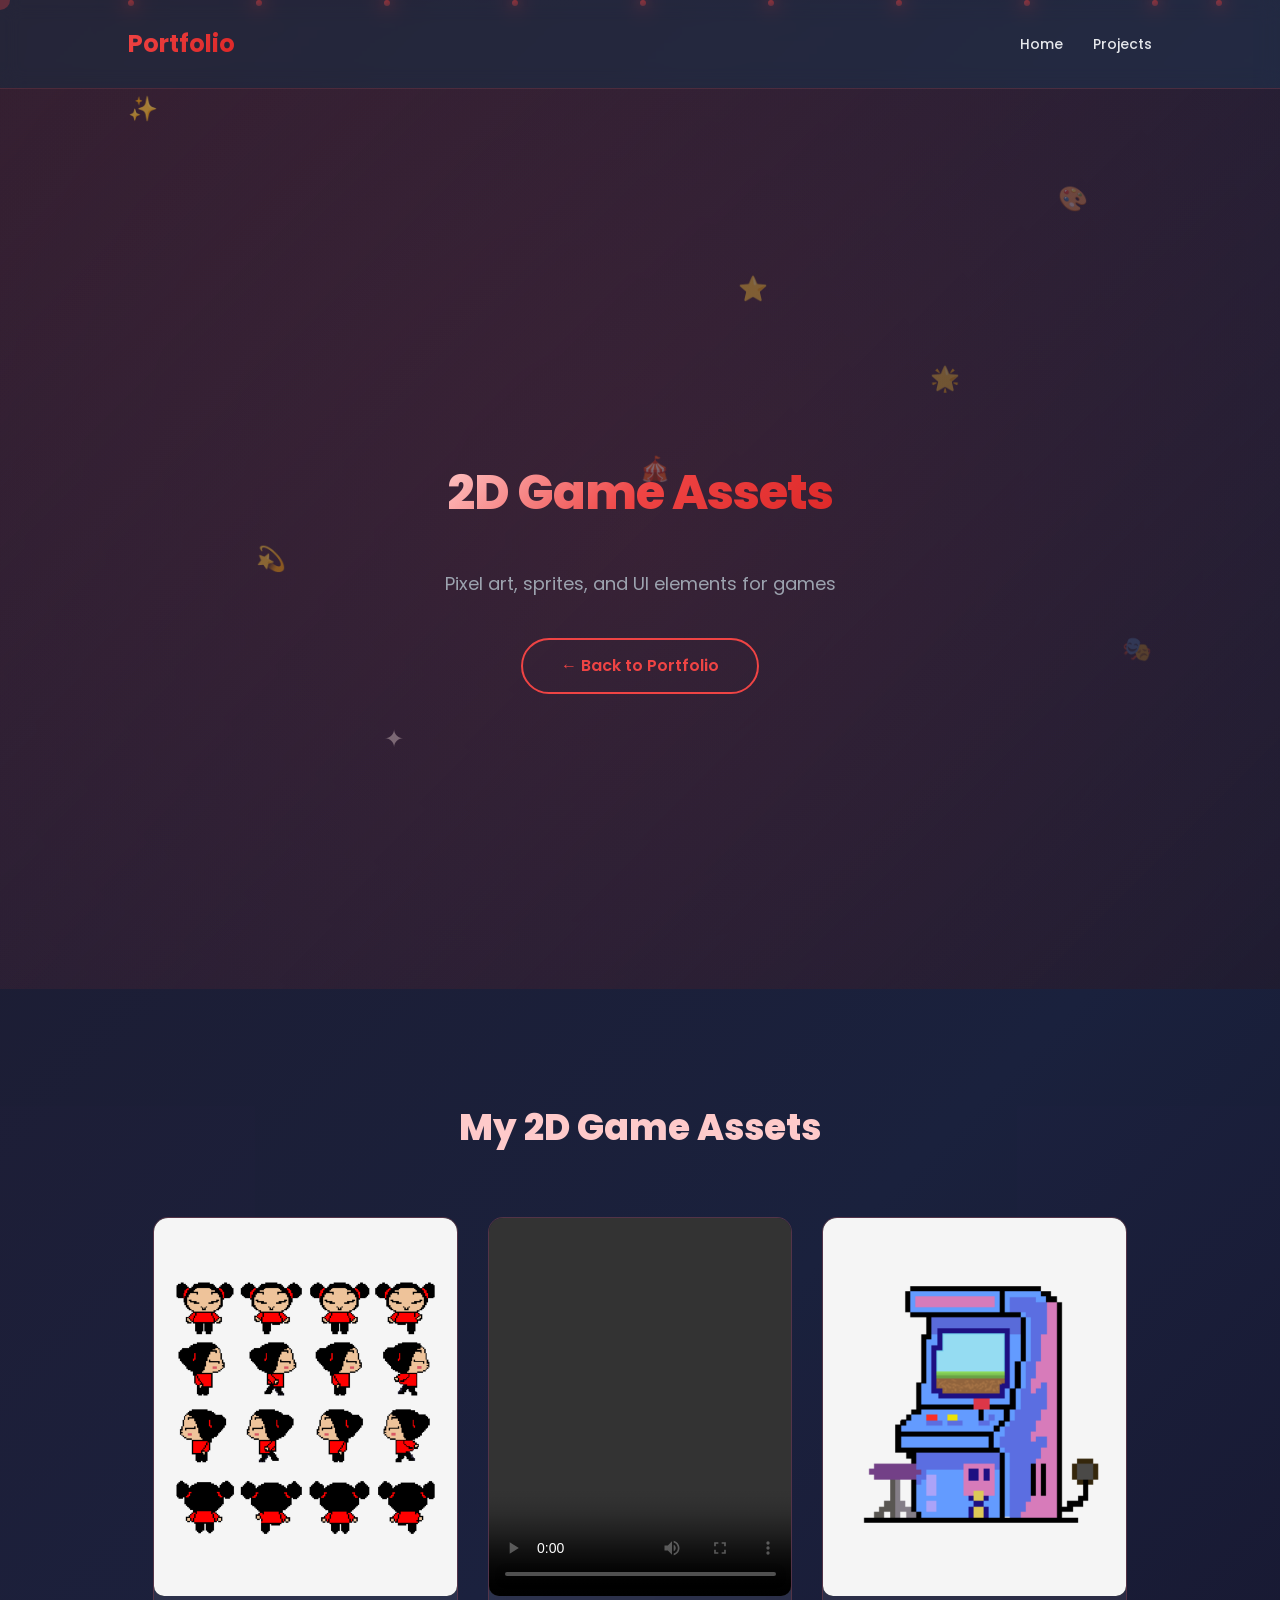
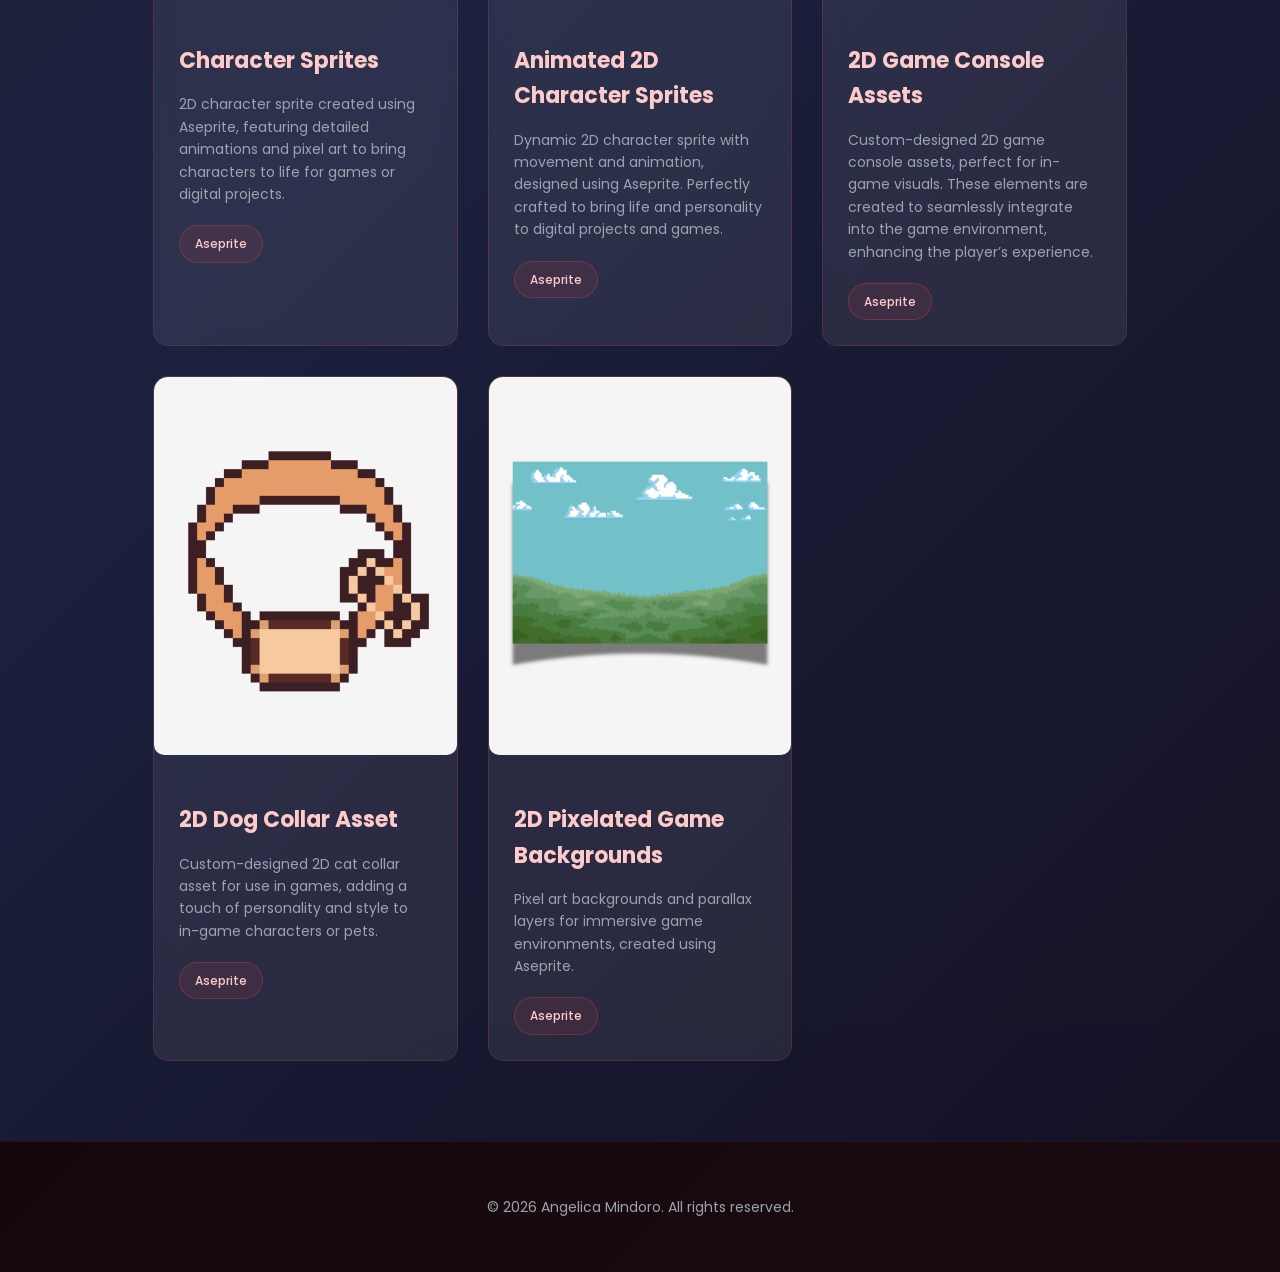
<file: 2d-assets.html>
<!DOCTYPE html>
<html lang="en">
<head>
<meta charset="UTF-8">
<meta name="viewport" content="width=device-width, initial-scale=1.0">
<title>2D Game Assets | Angelica Mindoro</title>
<link rel="stylesheet" href="style.css">
<link href="https://fonts.googleapis.com/css2?family=Poppins:wght@300;400;500;600;700;800&display=swap" rel="stylesheet">
</head>

<body>

<!-- Floating Objects Background -->
<div class="floating-objects">
  <div class="shape shape1">✨</div>
  <div class="shape shape2">🎨</div>
  <div class="shape shape3">💫</div>
  <div class="shape shape4">🌟</div>
  <div class="shape shape5">✦</div>
  <div class="shape shape6">⭐</div>
  <div class="shape shape7">🎭</div>
  <div class="shape shape8">🎪</div>
</div>

<!-- Interactive Particles -->
<div class="particles">
  <div class="particle"></div>
  <div class="particle"></div>
  <div class="particle"></div>
  <div class="particle"></div>
  <div class="particle"></div>
  <div class="particle"></div>
  <div class="particle"></div>
  <div class="particle"></div>
  <div class="particle"></div>
  <div class="particle"></div>
</div>

<header>
<h2><a href="index.html#home" class="logo-link">Portfolio</a></h2>

<nav>
<a href="index.html#home">Home</a>
<a href="index.html#projects">Projects</a>
</nav>
</header>

<section class="hero gallery-hero">
<h1>2D Game Assets</h1>
<p>Pixel art, sprites, and UI elements for games</p>
<a href="index.html" class="btn-outline">← Back to Portfolio</a>
</section>

<section id="gallery" class="gallery">

<h2>My 2D Game Assets</h2>

<div class="gallery-grid" data-folder="media/images/">

<div class="gallery-item">
<div class="gallery-media">
<img src="media/images/character-sprites.png" alt="Character Sprites">
</div>
<div class="gallery-content">
<h3>Character Sprites</h3>
<p>2D character sprite created using Aseprite, featuring detailed animations and pixel art to bring characters to life for games or digital projects.</p>
<div class="tools-used">
<span>Aseprite</span>
</div>
</div>
</div>

<div class="gallery-item">
<div class="gallery-media">
<video controls>
  <source src="media/videos/Animated 2D Character.mp4" type="video/mp4">
  Your browser does not support the video tag.
</video>
</div>
<div class="gallery-content">
<h3>Animated 2D Character Sprites</h3>
<p>Dynamic 2D character sprite with movement and animation, designed using Aseprite. Perfectly crafted to bring life and personality to digital projects and games.</p>
<div class="tools-used">
<span>Aseprite</span>
</div>
</div>
</div>

<div class="gallery-item">
<div class="gallery-media">
<img src="media/images/2D Game Console Assets.png" alt="2D Game Console Assets">
</div>
<div class="gallery-content">
<h3>2D Game Console Assets</h3>
<p>Custom-designed 2D game console assets, perfect for in-game visuals. These elements are created to seamlessly integrate into the game environment, enhancing the player’s experience.</p>
<div class="tools-used">
<span>Aseprite</span>
</div>
</div>
</div>

<div class="gallery-item">
<div class="gallery-media">
<img src="media/images/2D Dog Collar Asset.png" alt="2D Dog Collar Asset">
</div>
<div class="gallery-content">
<h3>2D Dog Collar Asset</h3>
<p>Custom-designed 2D cat collar asset for use in games, adding a touch of personality and style to in-game characters or pets.</p>
<div class="tools-used">
<span>Aseprite</span>
</div>
</div>
</div>

<div class="gallery-item">
<div class="gallery-media">
<img src="media/images/Pixelated Game Backgrounds.png" alt="2D Pixelated Game Backgrounds">
</div>
<div class="gallery-content">
<h3>2D Pixelated Game Backgrounds</h3>
<p>Pixel art backgrounds and parallax layers for immersive game environments, created using Aseprite.</p>
<div class="tools-used">
<span>Aseprite</span>
</div>
</div>
</div>

</div>

</section>

<footer>
<p>&copy; 2026 Angelica Mindoro. All rights reserved.</p>
</footer>

<script src="script.js"></script>
</body>
</html>
</file>
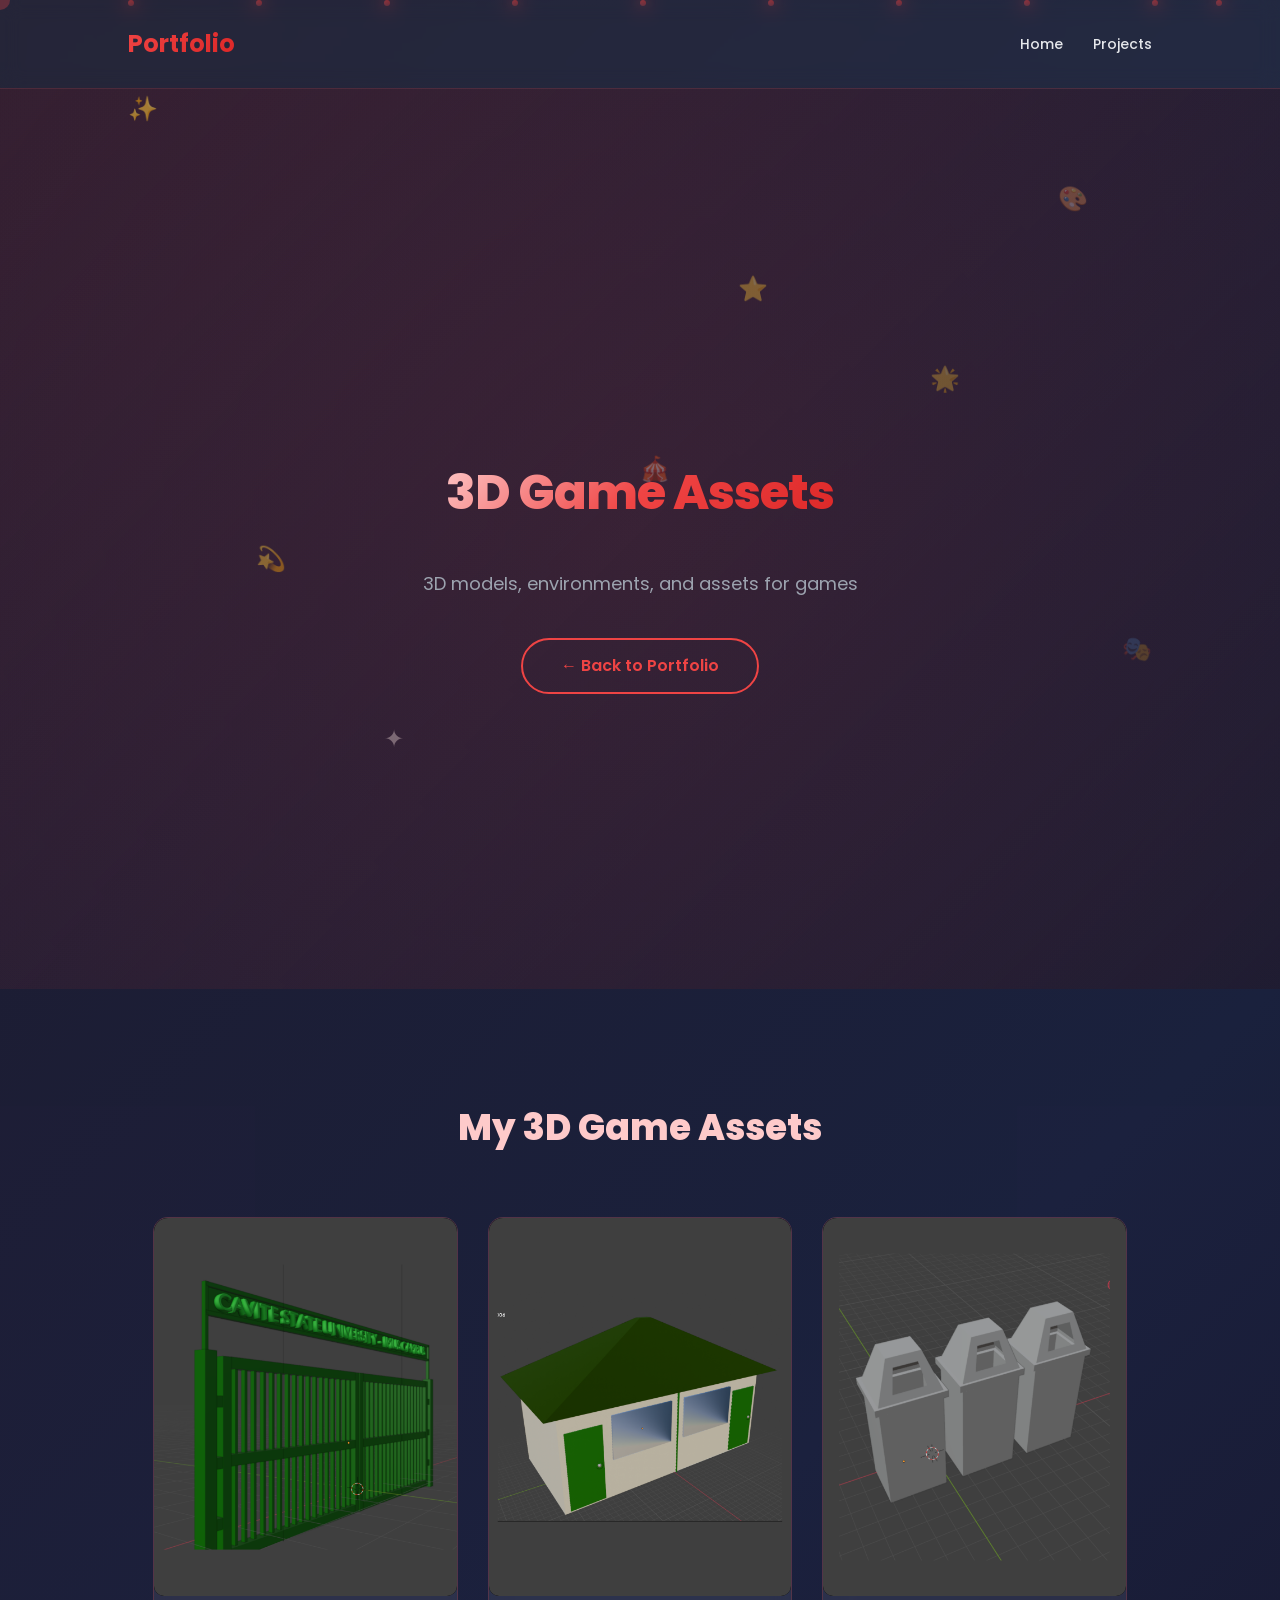
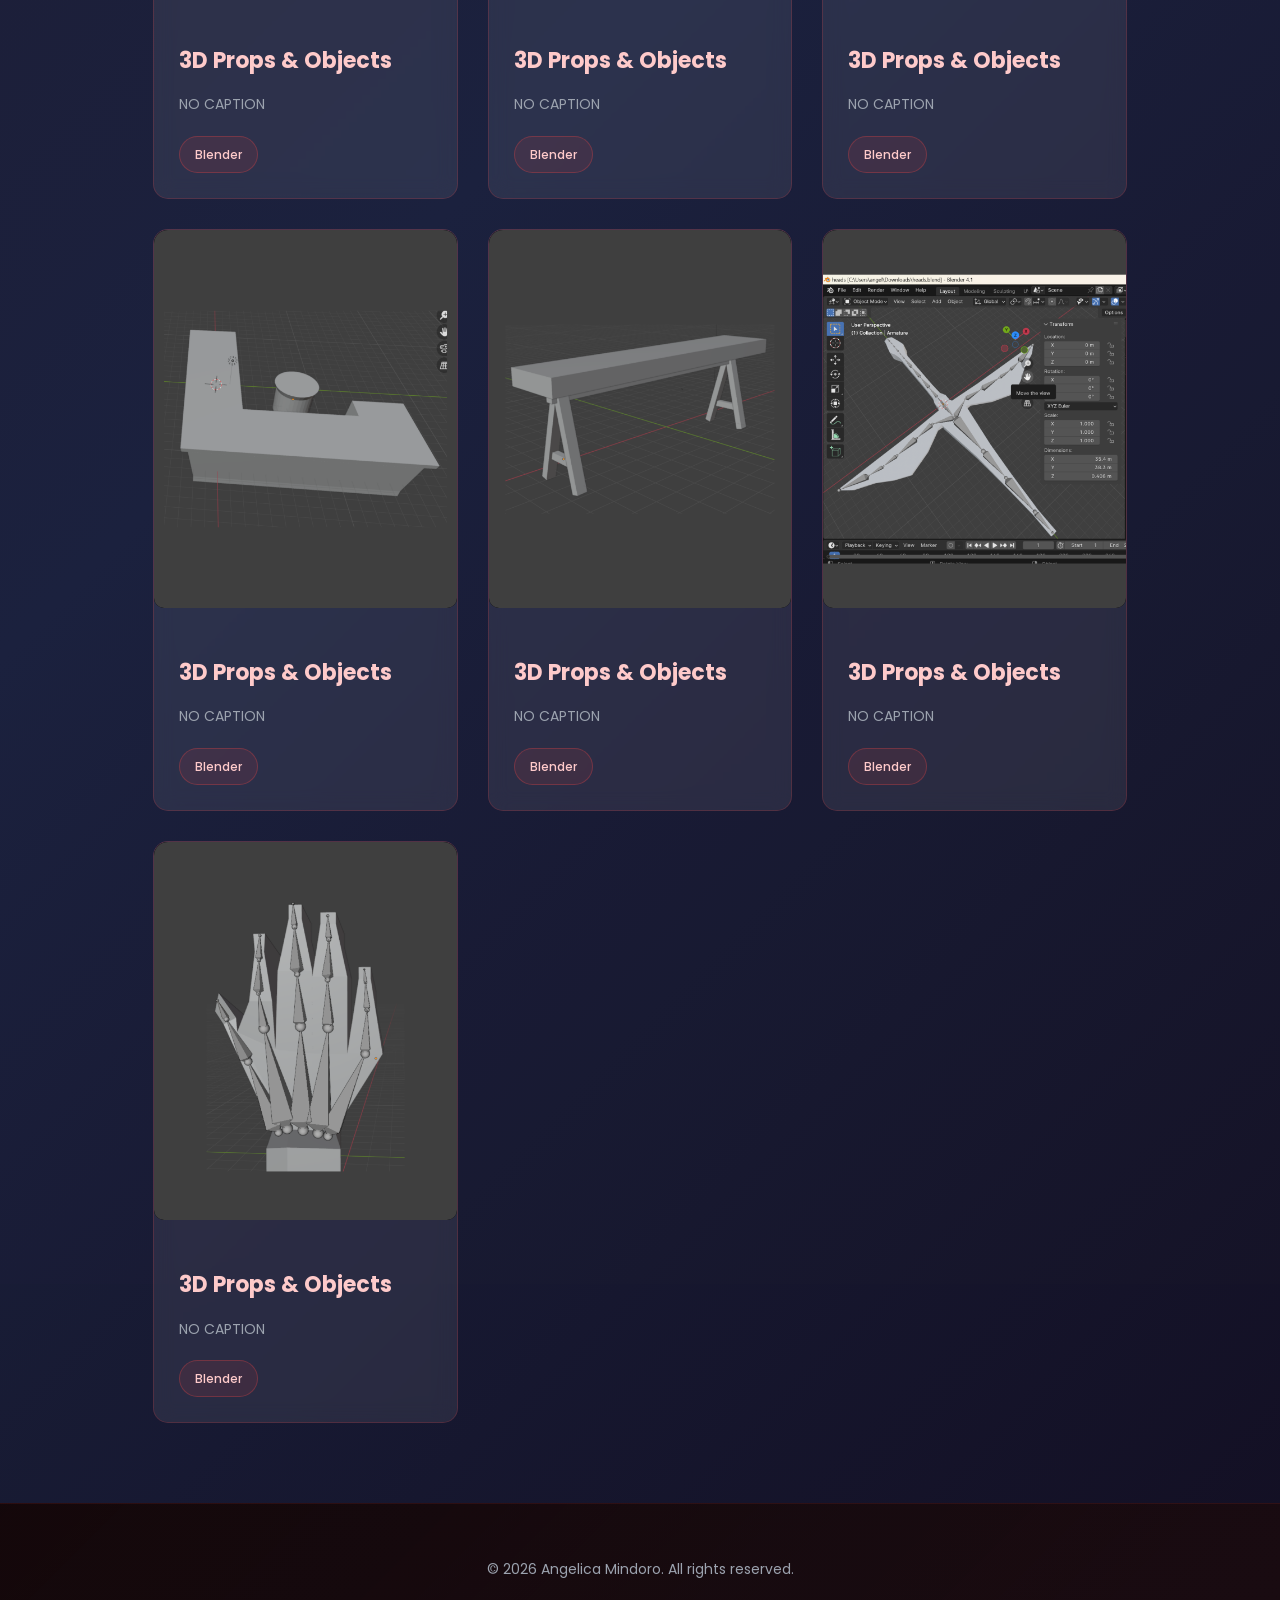
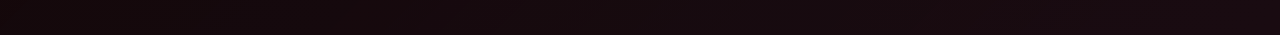
<file: 3d-assets.html>
<!DOCTYPE html>
<html lang="en">
<head>
<meta charset="UTF-8">
<meta name="viewport" content="width=device-width, initial-scale=1.0">
<title>3D Game Assets | Angelica Mindoro</title>
<link rel="stylesheet" href="style.css">
<link href="https://fonts.googleapis.com/css2?family=Poppins:wght@300;400;500;600;700;800&display=swap" rel="stylesheet">
</head>

<body>

<!-- Floating Objects Background -->
<div class="floating-objects">
  <div class="shape shape1">✨</div>
  <div class="shape shape2">🎨</div>
  <div class="shape shape3">💫</div>
  <div class="shape shape4">🌟</div>
  <div class="shape shape5">✦</div>
  <div class="shape shape6">⭐</div>
  <div class="shape shape7">🎭</div>
  <div class="shape shape8">🎪</div>
</div>

<!-- Interactive Particles -->
<div class="particles">
  <div class="particle"></div>
  <div class="particle"></div>
  <div class="particle"></div>
  <div class="particle"></div>
  <div class="particle"></div>
  <div class="particle"></div>
  <div class="particle"></div>
  <div class="particle"></div>
  <div class="particle"></div>
  <div class="particle"></div>
</div>

<header>
<h2><a href="index.html#home" class="logo-link">Portfolio</a></h2>

<nav>
<a href="index.html#home">Home</a>
<a href="index.html#projects">Projects</a>
</nav>
</header>

<section class="hero gallery-hero">
<h1>3D Game Assets</h1>
<p>3D models, environments, and assets for games</p>
<a href="index.html" class="btn-outline">← Back to Portfolio</a>
</section>

<section id="gallery" class="gallery">

<h2>My 3D Game Assets</h2>

<div class="gallery-grid" data-folder="media/images/">

<div class="gallery-item">
<div class="gallery-media">
<img src="media/images/3D_Object 1.png" alt="3D Props & Objects">
</div>
<div class="gallery-content">
<h3>3D Props & Objects</h3>
<p>NO CAPTION</p>
<div class="tools-used">
<span>Blender</span>
</div>
</div>
</div>

<div class="gallery-item">
<div class="gallery-media">
<img src="media/images/3D_Object 2.png" alt="3D Props & Objects">
</div>
<div class="gallery-content">
<h3>3D Props & Objects</h3>
<p>NO CAPTION</p>
<div class="tools-used">
<span>Blender</span>
</div>
</div>
</div>

<div class="gallery-item">
<div class="gallery-media">
<img src="media/images/3D_Object 3.png" alt="3D Props & Objects">
</div>
<div class="gallery-content">
<h3>3D Props & Objects</h3>
<p>NO CAPTION</p>
<div class="tools-used">
<span>Blender</span>
</div>
</div>
</div>

<div class="gallery-item">
<div class="gallery-media">
<img src="media/images/3D_Object 4.png" alt="3D Props & Objects">
</div>
<div class="gallery-content">
<h3>3D Props & Objects</h3>
<p>NO CAPTION</p>
<div class="tools-used">
<span>Blender</span>
</div>
</div>
</div>

<div class="gallery-item">
<div class="gallery-media">
<img src="media/images/3D_Object 5.png" alt="3D Props & Objects">
</div>
<div class="gallery-content">
<h3>3D Props & Objects</h3>
<p>NO CAPTION</p>
<div class="tools-used">
<span>Blender</span>
</div>
</div>
</div>

<div class="gallery-item">
<div class="gallery-media">
<img src="media/images/3D_Object 6.png" alt="3D Props & Objects">
</div>
<div class="gallery-content">
<h3>3D Props & Objects</h3>
<p>NO CAPTION</p>
<div class="tools-used">
<span>Blender</span>
</div>
</div>
</div>

<div class="gallery-item">
<div class="gallery-media">
<img src="media/images/3D_Object 7.png" alt="3D Props & Objects">
</div>
<div class="gallery-content">
<h3>3D Props & Objects</h3>
<p>NO CAPTION</p>
<div class="tools-used">
<span>Blender</span>
</div>
</div>
</div>


</div>

</section>

<footer>
<p>&copy; 2026 Angelica Mindoro. All rights reserved.</p>
</footer>

<script src="script.js"></script>
</body>
</html>
</file>
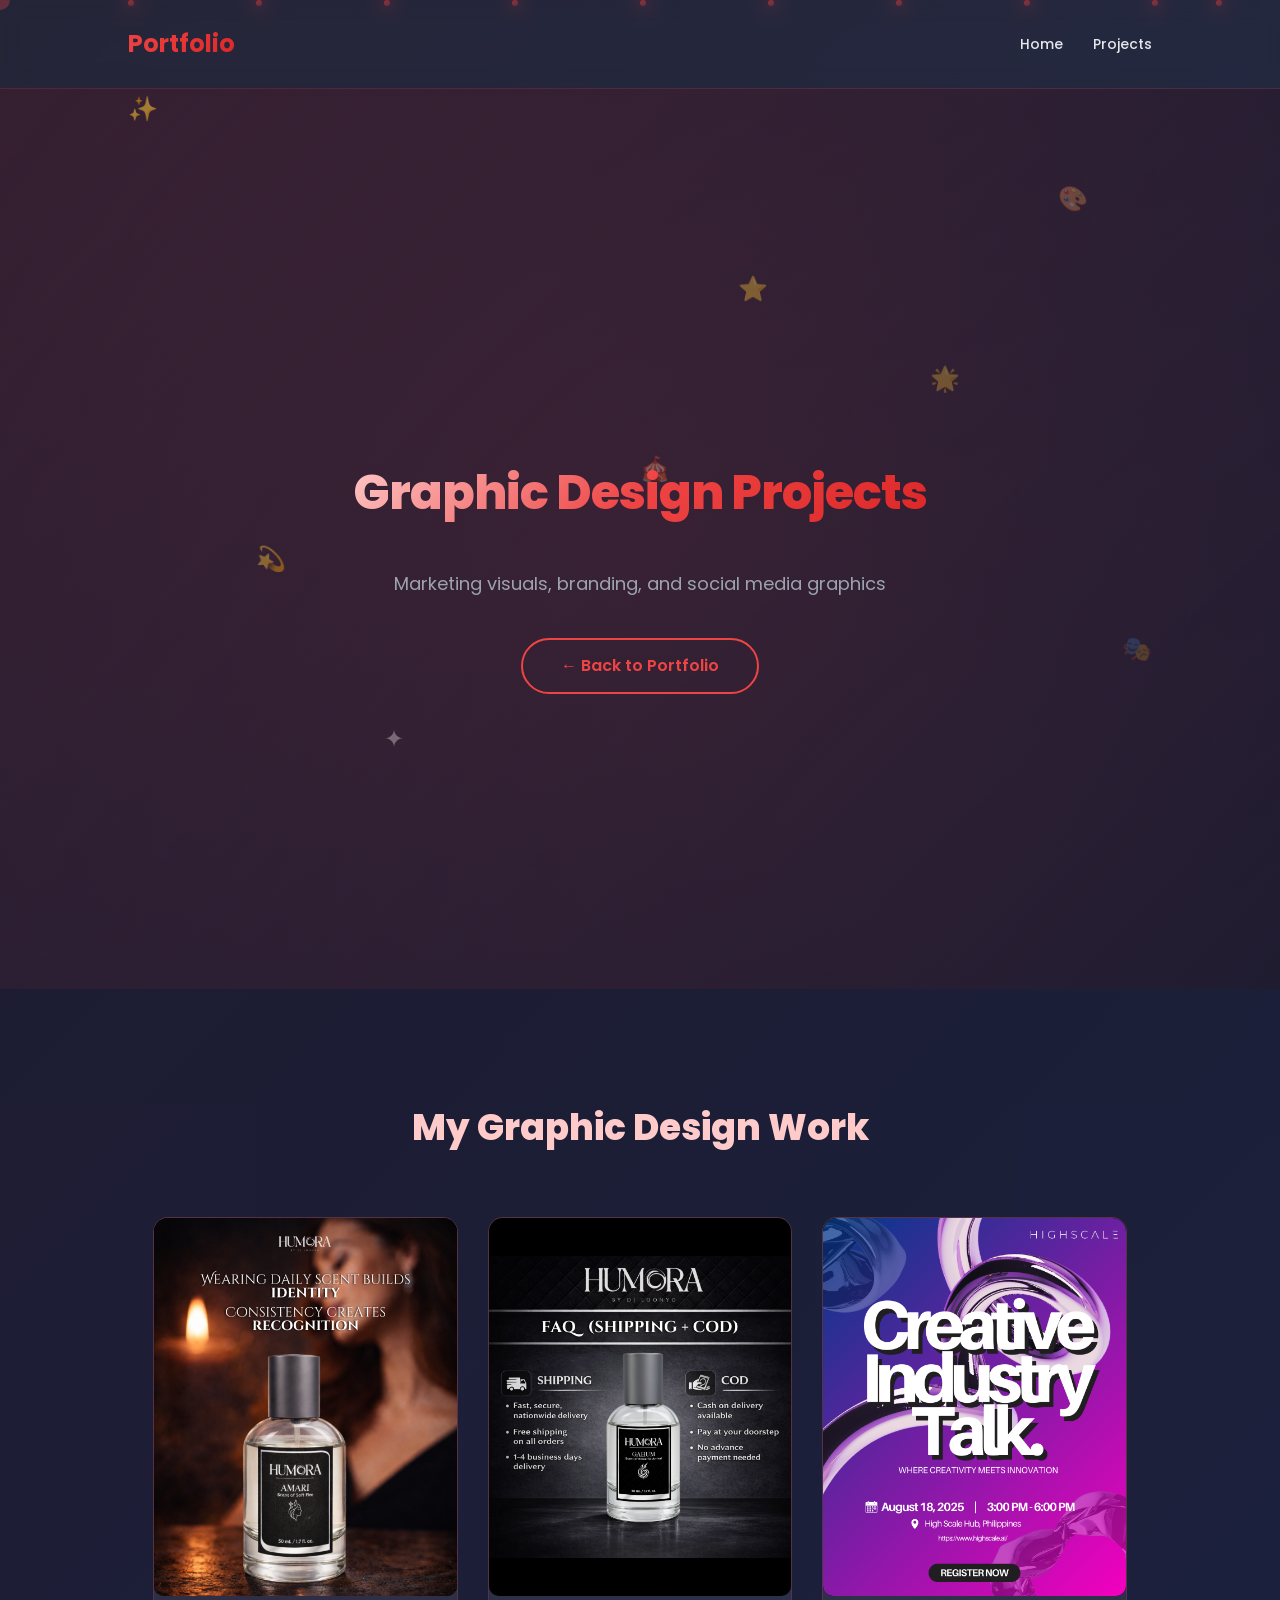
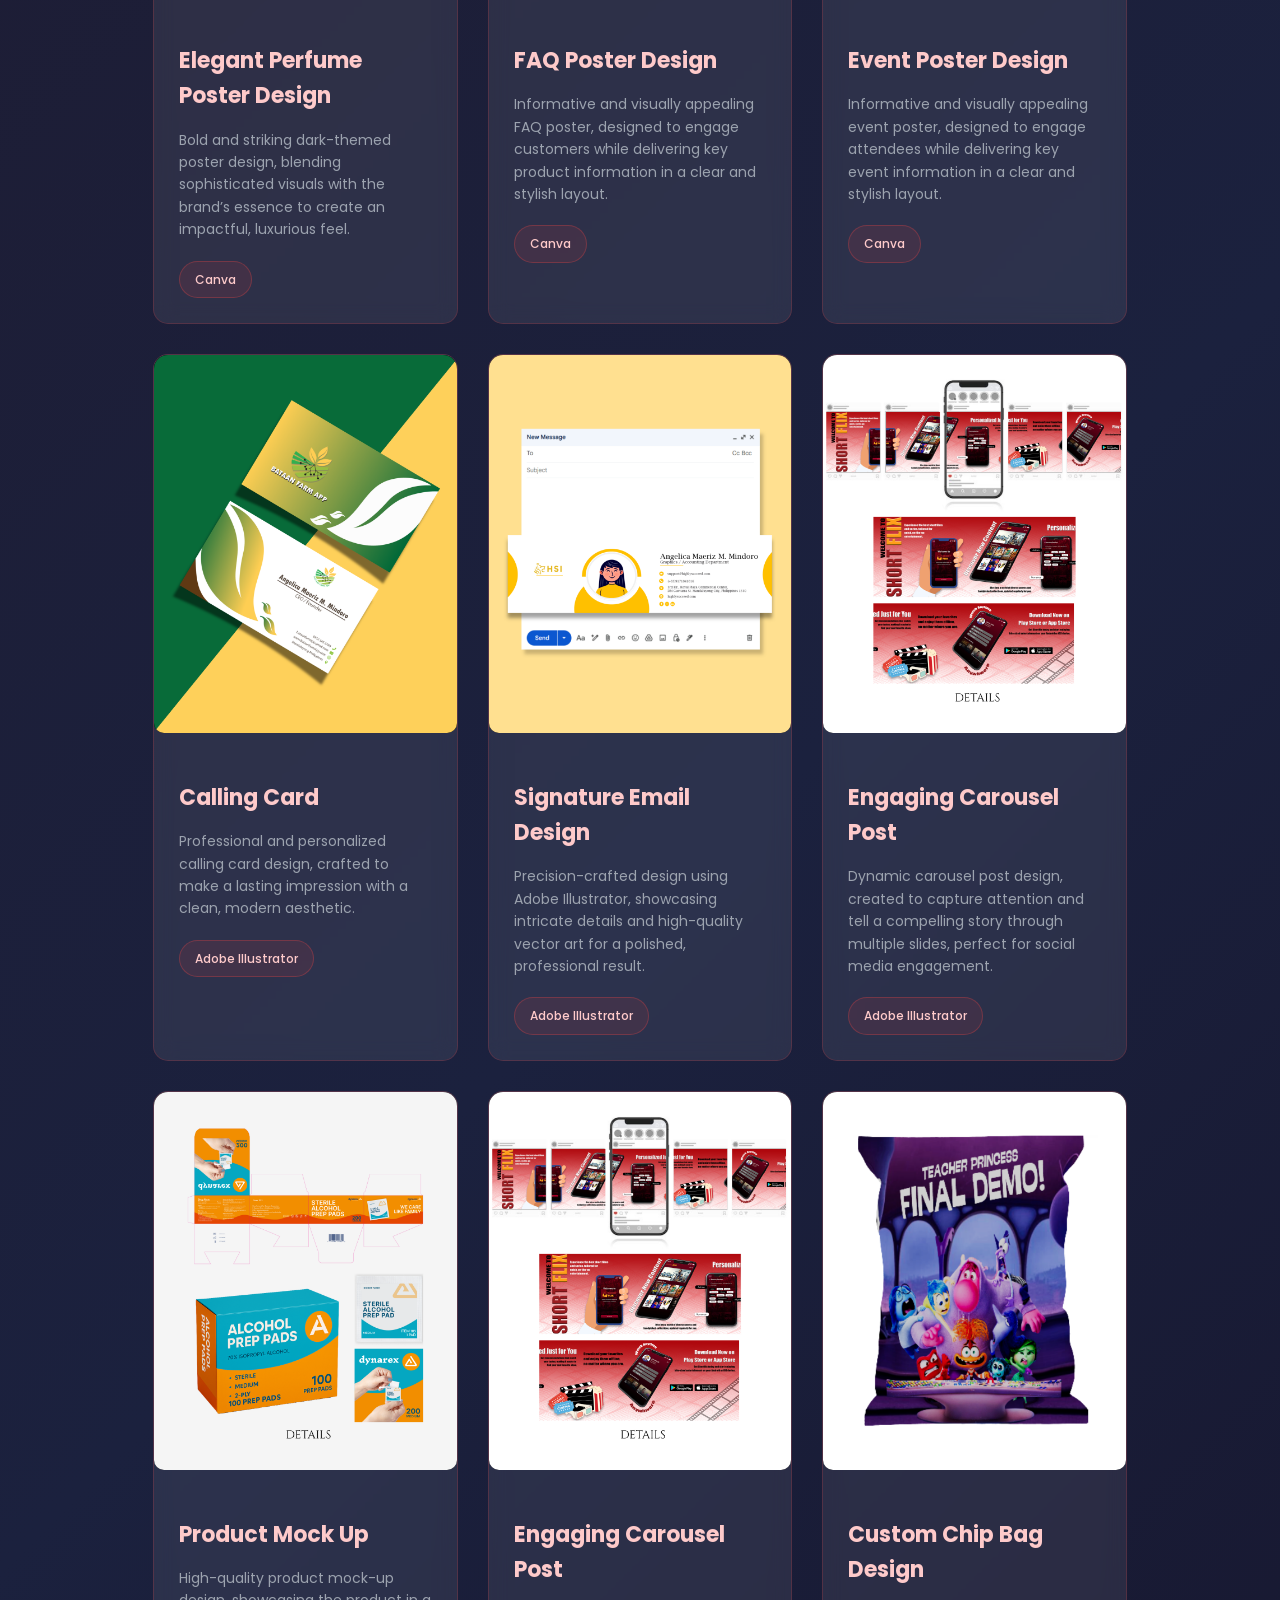
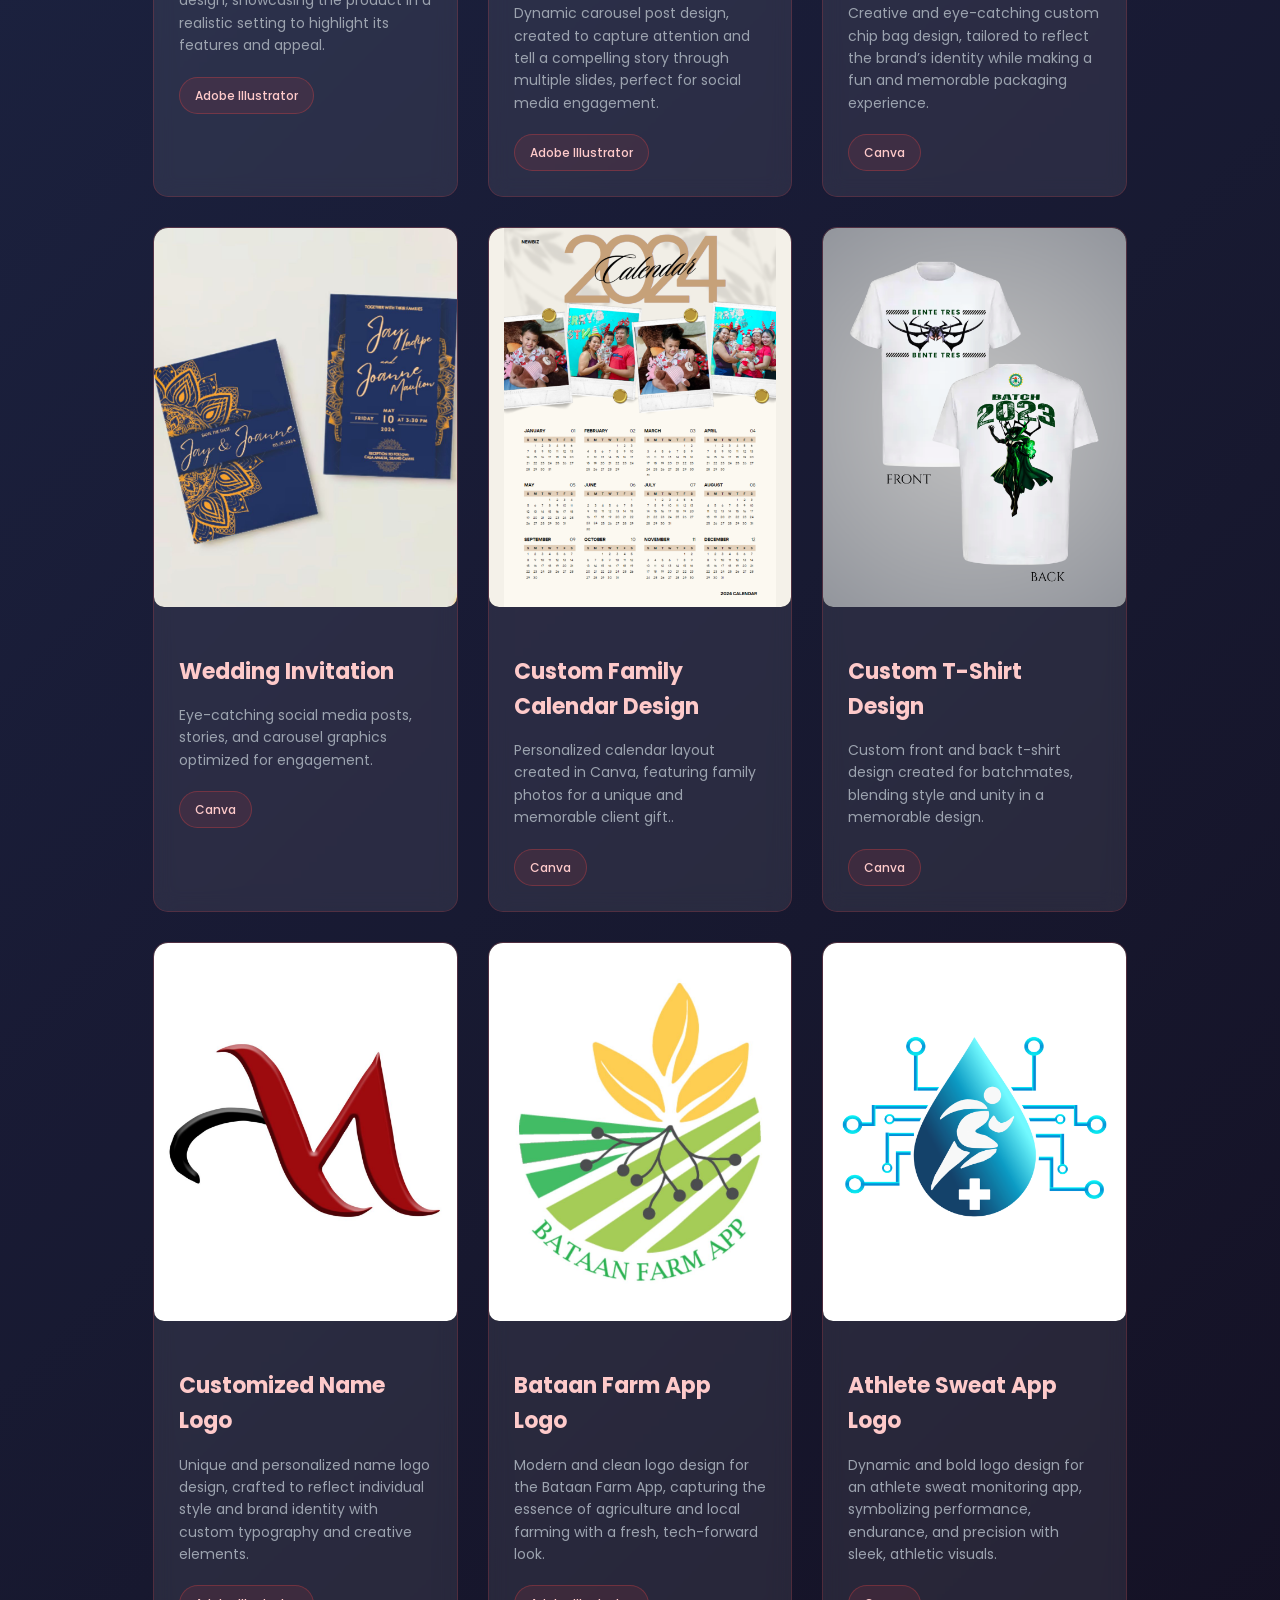
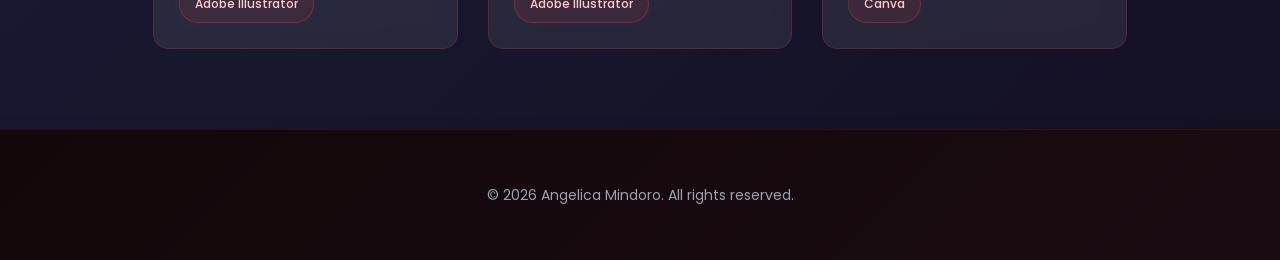
<file: graphic-design.html>
<!DOCTYPE html>
<html lang="en">
<head>
<meta charset="UTF-8">
<meta name="viewport" content="width=device-width, initial-scale=1.0">
<title>Graphic Design Projects | Angelica Mindoro</title>
<link rel="stylesheet" href="style.css">
<link href="https://fonts.googleapis.com/css2?family=Poppins:wght@300;400;500;600;700;800&display=swap" rel="stylesheet">
</head>

<body>

<!-- Floating Objects Background -->
<div class="floating-objects">
  <div class="shape shape1">✨</div>
  <div class="shape shape2">🎨</div>
  <div class="shape shape3">💫</div>
  <div class="shape shape4">🌟</div>
  <div class="shape shape5">✦</div>
  <div class="shape shape6">⭐</div>
  <div class="shape shape7">🎭</div>
  <div class="shape shape8">🎪</div>
</div>

<!-- Interactive Particles -->
<div class="particles">
  <div class="particle"></div>
  <div class="particle"></div>
  <div class="particle"></div>
  <div class="particle"></div>
  <div class="particle"></div>
  <div class="particle"></div>
  <div class="particle"></div>
  <div class="particle"></div>
  <div class="particle"></div>
  <div class="particle"></div>
</div>

<header>
<h2><a href="index.html#home" class="logo-link">Portfolio</a></h2>

<nav>
<a href="index.html#home">Home</a>
<a href="index.html#projects">Projects</a>
</nav>
</header>

<section class="hero gallery-hero">
<h1>Graphic Design Projects</h1>
<p>Marketing visuals, branding, and social media graphics</p>
<a href="index.html" class="btn-outline">← Back to Portfolio</a>
</section>

<section id="gallery" class="gallery">

<h2>My Graphic Design Work</h2>

<div class="gallery-grid" data-folder="media/images/">

<div class="gallery-item">
<div class="gallery-media">
<img src="media/images/perfumeposter.png" alt="Perfume Poster">
</div>
<div class="gallery-content">
<h3>Elegant Perfume Poster Design</h3>
<p>Bold and striking dark-themed poster design, blending sophisticated visuals with the brand’s essence to create an impactful, luxurious feel.</p>
<div class="tools-used">
<span>Canva</span>
</div>
</div>
</div>

<div class="gallery-item">
<div class="gallery-media">
<img src="media/images/faqposter.png" alt="FAQ Poster Design">
</div>
<div class="gallery-content">
<h3>FAQ Poster Design</h3>
<p>Informative and visually appealing FAQ poster, designed to engage customers while delivering key product information in a clear and stylish layout.</p>
<div class="tools-used">
<span>Canva</span>
</div>
</div>
</div>

<div class="gallery-item">
<div class="gallery-media">
<img src="media/images/eventposter.png" alt="Event Poster Design">
</div>
<div class="gallery-content">
<h3>Event Poster Design</h3>
<p>Informative and visually appealing event poster, designed to engage attendees while delivering key event information in a clear and stylish layout.</p>
<div class="tools-used">
<span>Canva</span>
</div>
</div>
</div>

<div class="gallery-item">
<div class="gallery-media">
<img src="media/images/callingcard.png" alt="Calling Card">
</div>
<div class="gallery-content">
<h3>Calling Card</h3>
<p>Professional and personalized calling card design, crafted to make a lasting impression with a clean, modern aesthetic.</p>
<div class="tools-used">
<span>Adobe Illustrator</span>
</div>
</div>
</div>

<div class="gallery-item">
<div class="gallery-media">
<img src="media/images/emailsignature.png" alt="Email Signature">
</div>
<div class="gallery-content">
<h3>Signature Email Design</h3>
<p>Precision-crafted design using Adobe Illustrator, showcasing intricate details and high-quality vector art for a polished, professional result.</p>
<div class="tools-used">
<span>Adobe Illustrator</span>
</div>
</div>
</div>

<div class="gallery-item">
<div class="gallery-media">
<img src="media/images/carouselpost.png" alt="Carousel Post">
</div>
<div class="gallery-content">
<h3>Engaging Carousel Post</h3>
<p>Dynamic carousel post design, created to capture attention and tell a compelling story through multiple slides, perfect for social media engagement.</p>
<div class="tools-used">
<span>Adobe Illustrator</span>
</div>
</div>
</div>

<div class="gallery-item">
<div class="gallery-media">
<img src="media/images/productmockup.png" alt="Product Mock Up">
</div>
<div class="gallery-content">
<h3>Product Mock Up</h3>
<p>High-quality product mock-up design, showcasing the product in a realistic setting to highlight its features and appeal.</p>
<div class="tools-used">
<span>Adobe Illustrator</span>
</div>
</div>
</div>

<div class="gallery-item">
<div class="gallery-media">
<img src="media/images/carouselpost.png" alt="Carousel Post">
</div>
<div class="gallery-content">
<h3>Engaging Carousel Post</h3>
<p>Dynamic carousel post design, created to capture attention and tell a compelling story through multiple slides, perfect for social media engagement.</p>
<div class="tools-used">
<span>Adobe Illustrator</span>
</div>
</div>
</div>

<div class="gallery-item">
<div class="gallery-media">
<img src="media/images/chipbag.png" alt="Custom Chip Bag Design">
</div>
<div class="gallery-content">
<h3>Custom Chip Bag Design</h3>
<p>Creative and eye-catching custom chip bag design, tailored to reflect the brand’s identity while making a fun and memorable packaging experience.</p>
<div class="tools-used">
<span>Canva</span>
</div>
</div>
</div>

<div class="gallery-item">
<div class="gallery-media">
<img src="media/images/Wedding Invitation.jpg" alt="Social Media Graphics">
</div>
<div class="gallery-content">
<h3>Wedding Invitation</h3>
<p>Eye-catching social media posts, stories, and carousel graphics optimized for engagement.</p>
<div class="tools-used">
<span>Canva</span>
</div>
</div>
</div>

<div class="gallery-item">
<div class="gallery-media">
<img src="media/images/CalendarDesign.png" alt="Custom Family Calendar Design">
</div>
<div class="gallery-content">
<h3>Custom Family Calendar Design</h3>
<p>Personalized calendar layout created in Canva, featuring family photos for a unique and memorable client gift..</p>
<div class="tools-used">
<span>Canva</span>
</div>
</div>
</div>

<div class="gallery-item">
<div class="gallery-media">
<img src="media/images/tshirtdesign.png" alt="T-Shirt Design">
</div>
<div class="gallery-content">
<h3>Custom T-Shirt Design</h3>
<p>Custom front and back t-shirt design created for batchmates, blending style and unity in a memorable design.</p>
<div class="tools-used">
<span>Canva</span>
</div>
</div>
</div>

<div class="gallery-item">
<div class="gallery-media">
<img src="media/images/logo_design1.jpg" alt="Logo Design">
</div>
<div class="gallery-content">
<h3>Customized Name Logo</h3>
<p>Unique and personalized name logo design, crafted to reflect individual style and brand identity with custom typography and creative elements.</p>
<div class="tools-used">
<span>Adobe Illustrator</span>
</div>
</div>
</div>

<div class="gallery-item">
<div class="gallery-media">
<img src="media/images/logo_design2.jpg" alt="Logo Design">
</div>
<div class="gallery-content">
<h3>Bataan Farm App Logo</h3>
<p>Modern and clean logo design for the Bataan Farm App, capturing the essence of agriculture and local farming with a fresh, tech-forward look.</p>
<div class="tools-used">
<span>Adobe Illustrator</span>
</div>
</div>
</div>

<div class="gallery-item">
<div class="gallery-media">
<img src="media/images/logo_design3.jpg" alt="Logo Design">
</div>
<div class="gallery-content">
<h3>Athlete Sweat App Logo</h3>
<p>Dynamic and bold logo design for an athlete sweat monitoring app, symbolizing performance, endurance, and precision with sleek, athletic visuals.</p>
<div class="tools-used">
<span>Canva</span>
</div>
</div>
</div>


</div>

</section>

<footer>
<p>&copy; 2026 Angelica Mindoro. All rights reserved.</p>
</footer>

<script src="script.js"></script>
</body>
</html>
</file>
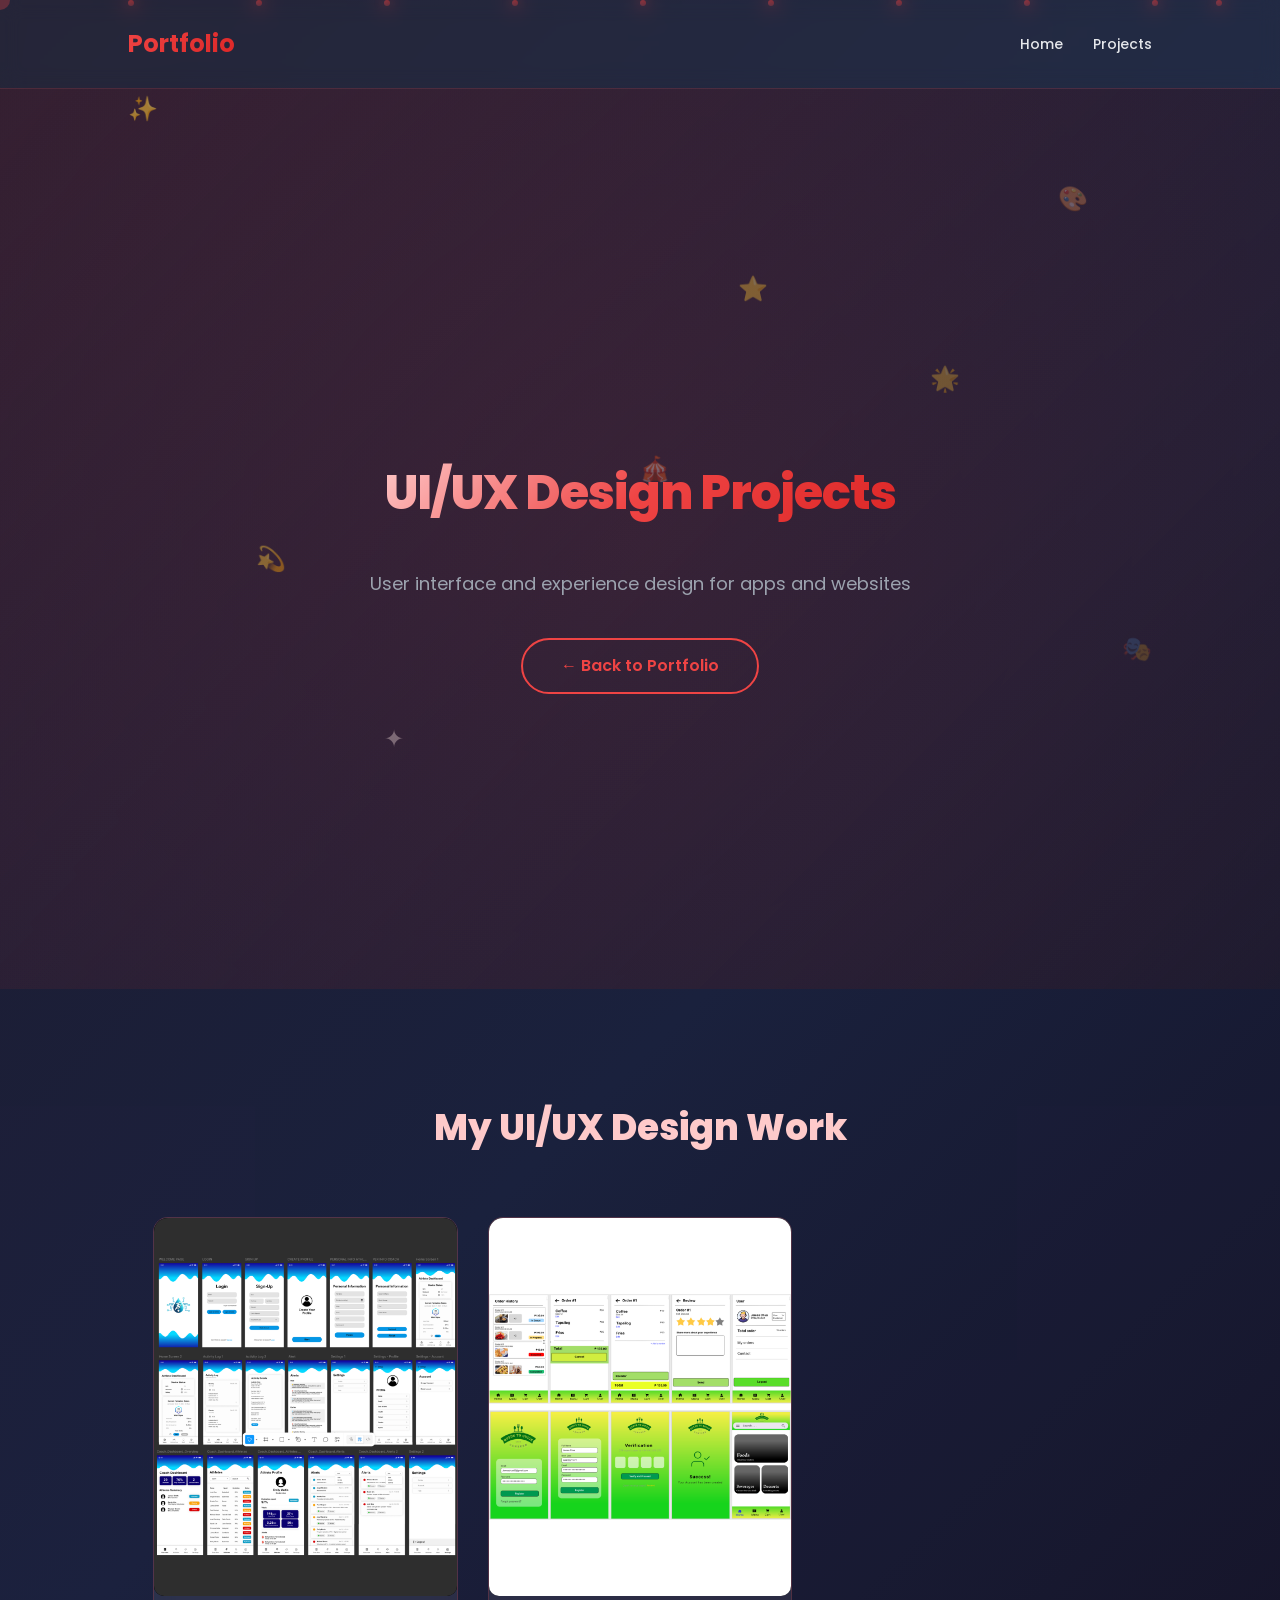
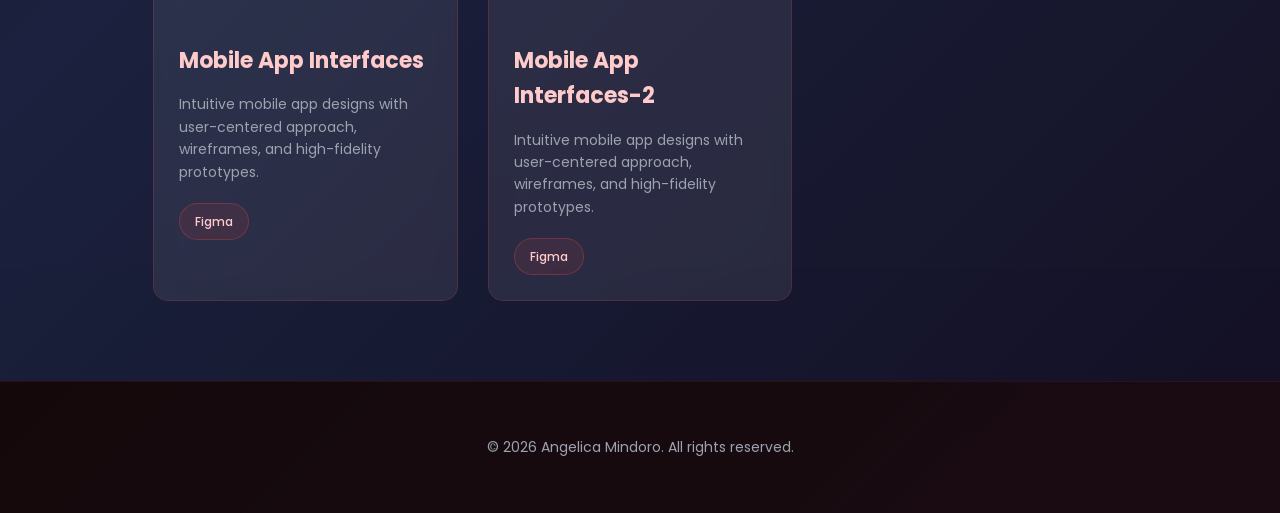
<file: ui-ux.html>
<!DOCTYPE html>
<html lang="en">
<head>
<meta charset="UTF-8">
<meta name="viewport" content="width=device-width, initial-scale=1.0">
<title>UI/UX Design Projects | Angelica Mindoro</title>
<link rel="stylesheet" href="style.css">
<link href="https://fonts.googleapis.com/css2?family=Poppins:wght@300;400;500;600;700;800&display=swap" rel="stylesheet">
</head>

<body>

<!-- Floating Objects Background -->
<div class="floating-objects">
  <div class="shape shape1">✨</div>
  <div class="shape shape2">🎨</div>
  <div class="shape shape3">💫</div>
  <div class="shape shape4">🌟</div>
  <div class="shape shape5">✦</div>
  <div class="shape shape6">⭐</div>
  <div class="shape shape7">🎭</div>
  <div class="shape shape8">🎪</div>
</div>

<!-- Interactive Particles -->
<div class="particles">
  <div class="particle"></div>
  <div class="particle"></div>
  <div class="particle"></div>
  <div class="particle"></div>
  <div class="particle"></div>
  <div class="particle"></div>
  <div class="particle"></div>
  <div class="particle"></div>
  <div class="particle"></div>
  <div class="particle"></div>
</div>

<header>
<h2><a href="index.html#home" class="logo-link">Portfolio</a></h2>

<nav>
<a href="index.html#home">Home</a>
<a href="index.html#projects">Projects</a>
</nav>
</header>

<section class="hero gallery-hero">
<h1>UI/UX Design Projects</h1>
<p>User interface and experience design for apps and websites</p>
<a href="index.html" class="btn-outline">← Back to Portfolio</a>
</section>

<section id="gallery" class="gallery">

<h2>My UI/UX Design Work</h2>

<div class="gallery-grid" data-folder="media/images/">

<div class="gallery-item">
<div class="gallery-media">
<img src="media/images/ui-ux-1.png" alt="Mobile App UI">
</div>
<div class="gallery-content">
<h3>Mobile App Interfaces</h3>
<p>Intuitive mobile app designs with user-centered approach, wireframes, and high-fidelity prototypes.</p>
<div class="tools-used">
<span>Figma</span>
</div>
</div>
</div>

<div class="gallery-item">
<div class="gallery-media">
<img src="media/images/ui-ux-2.png" alt="Mobile App UI">
</div>
<div class="gallery-content">
<h3>Mobile App Interfaces-2</h3>
<p>Intuitive mobile app designs with user-centered approach, wireframes, and high-fidelity prototypes.</p>
<div class="tools-used">
<span>Figma</span>
</div>
</div>
</div>

</div>

</section>

<footer>
<p>&copy; 2026 Angelica Mindoro. All rights reserved.</p>
</footer>

<script src="script.js"></script>
</body>
</html>
</file>
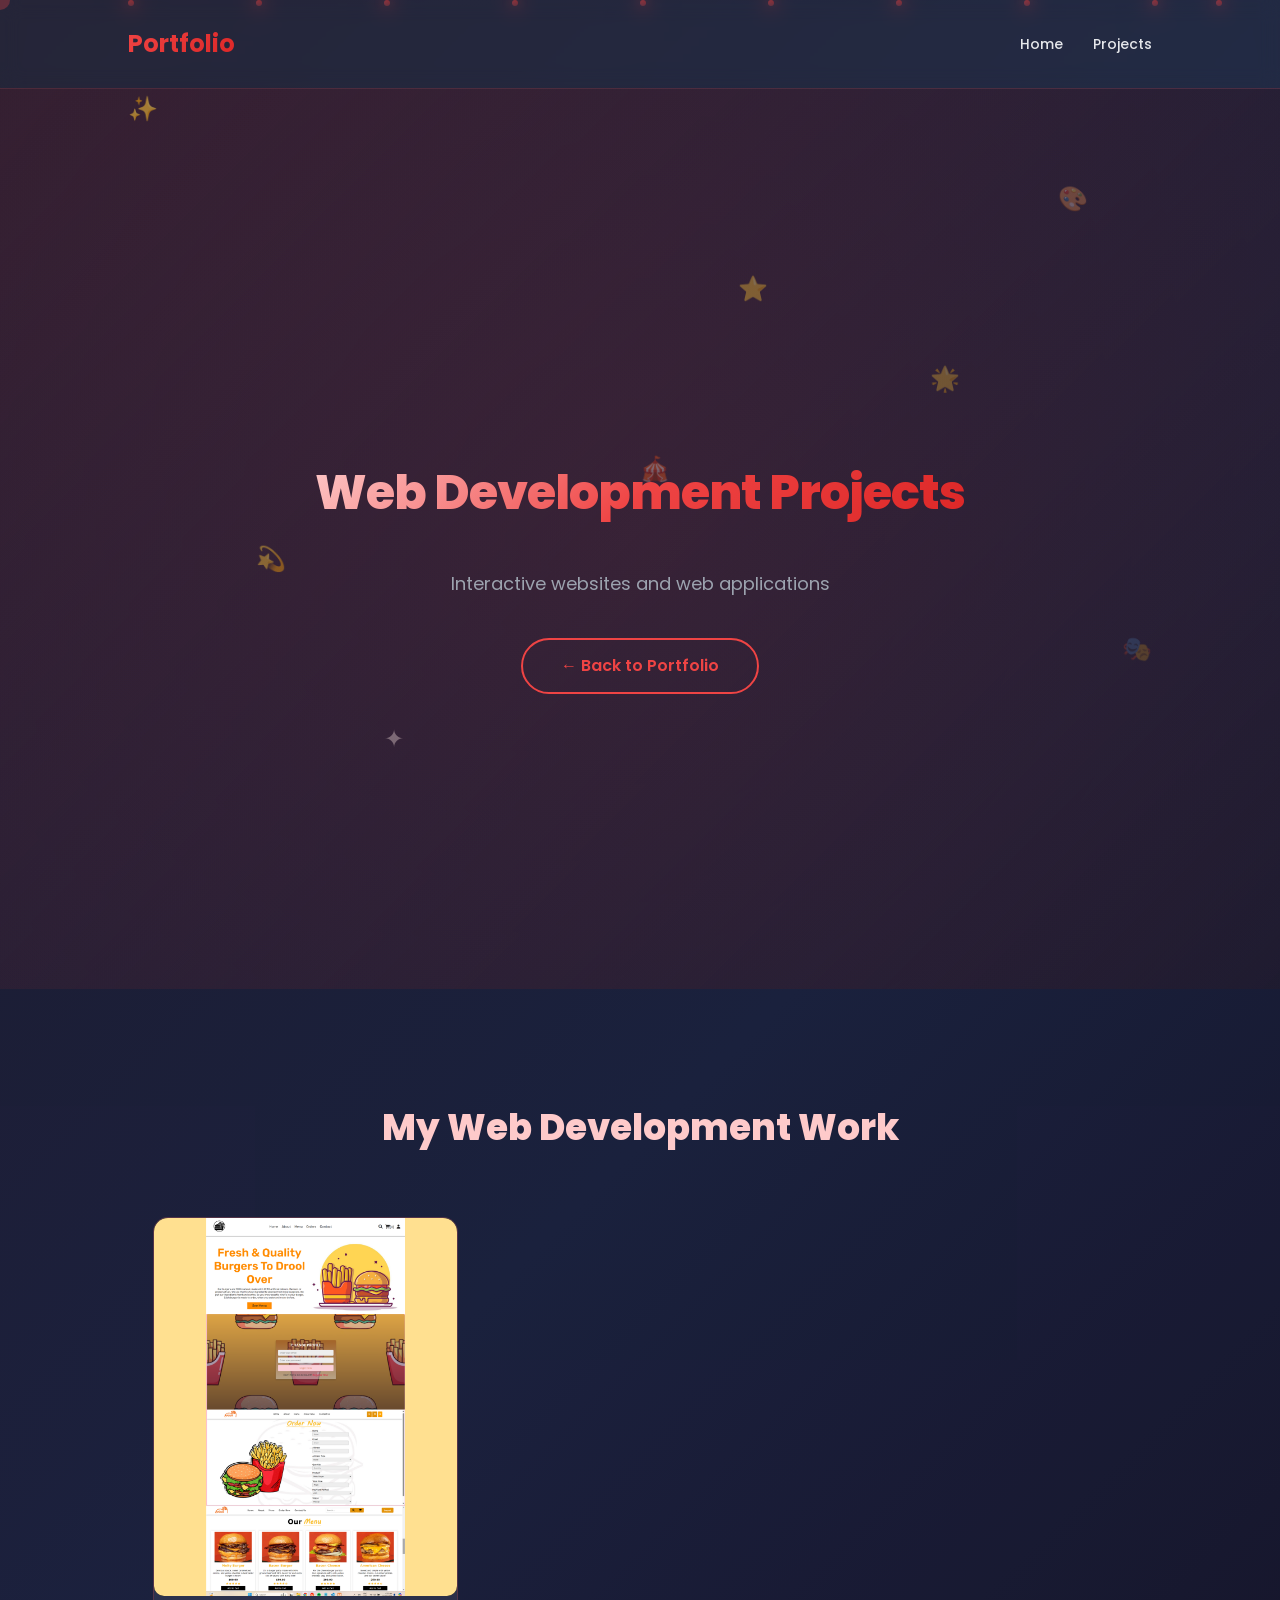
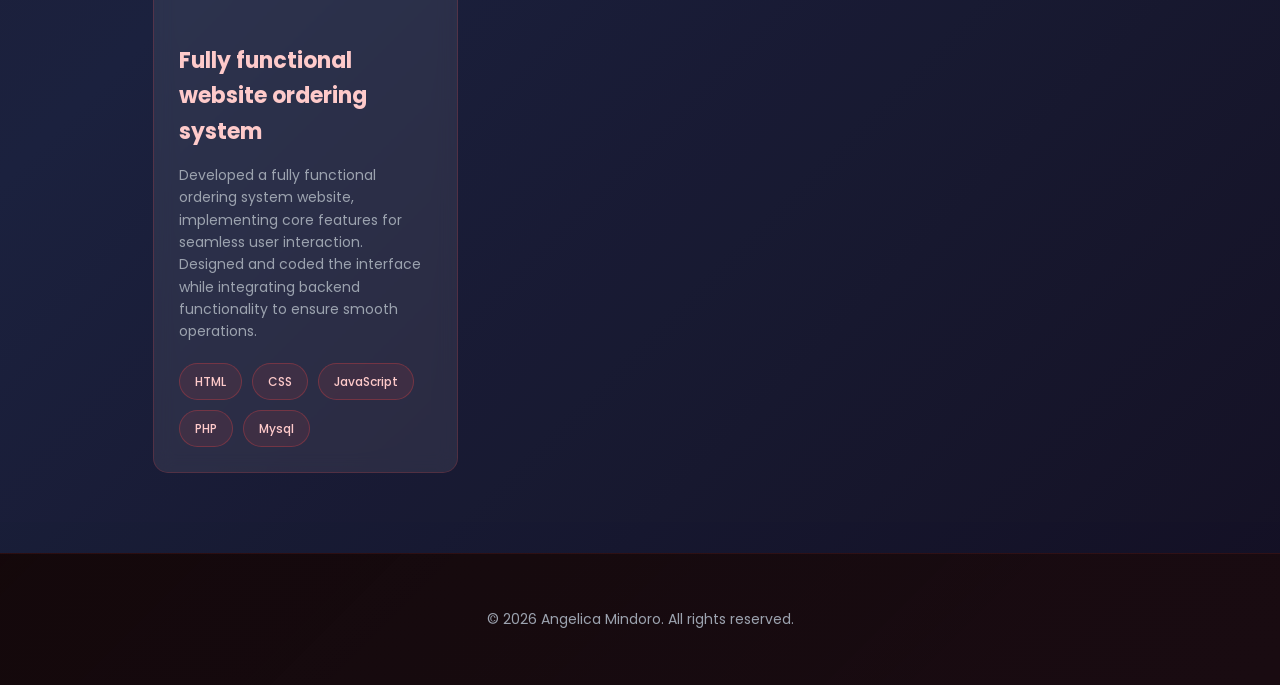
<file: web-development.html>
<!DOCTYPE html>
<html lang="en">
<head>
<meta charset="UTF-8">
<meta name="viewport" content="width=device-width, initial-scale=1.0">
<title>Web Development Projects | Angelica Mindoro</title>
<link rel="stylesheet" href="style.css">
<link href="https://fonts.googleapis.com/css2?family=Poppins:wght@300;400;500;600;700;800&display=swap" rel="stylesheet">
</head>

<body>

<!-- Floating Objects Background -->
<div class="floating-objects">
  <div class="shape shape1">✨</div>
  <div class="shape shape2">🎨</div>
  <div class="shape shape3">💫</div>
  <div class="shape shape4">🌟</div>
  <div class="shape shape5">✦</div>
  <div class="shape shape6">⭐</div>
  <div class="shape shape7">🎭</div>
  <div class="shape shape8">🎪</div>
</div>

<!-- Interactive Particles -->
<div class="particles">
  <div class="particle"></div>
  <div class="particle"></div>
  <div class="particle"></div>
  <div class="particle"></div>
  <div class="particle"></div>
  <div class="particle"></div>
  <div class="particle"></div>
  <div class="particle"></div>
  <div class="particle"></div>
  <div class="particle"></div>
</div>

<header>
<h2><a href="index.html#home" class="logo-link">Portfolio</a></h2>

<nav>
<a href="index.html#home">Home</a>
<a href="index.html#projects">Projects</a>
</nav>
</header>

<section class="hero gallery-hero">
<h1>Web Development Projects</h1>
<p>Interactive websites and web applications</p>
<a href="index.html" class="btn-outline">← Back to Portfolio</a>
</section>

<section id="gallery" class="gallery">

<h2>My Web Development Work</h2>

<div class="gallery-grid" data-folder="media/images/">

<div class="gallery-item">
<div class="gallery-media">
<img src="media/images/webdev.png" alt="E-commerce Website">
</div>
<div class="gallery-content">
<h3>Fully functional website ordering system</h3>
<p>Developed a fully functional ordering system website, implementing core features for seamless user interaction. Designed and coded the interface while integrating backend functionality to ensure smooth operations.
</p>
<div class="tools-used">
<span>HTML</span>
<span>CSS</span>
<span>JavaScript</span>
<span>PHP</span>
<span>Mysql</span>
</div>
</div>

</div>

</section>

<footer>
<p>&copy; 2026 Angelica Mindoro. All rights reserved.</p>
</footer>

<script src="script.js"></script>
</body>
</html>
</file>
<file: style.css>
* {
  box-sizing: border-box;
}

/* Cursor glow effect */
.cursor-glow {
    position: fixed;
    width: 20px;
    height: 20px;
    background: radial-gradient(circle, rgba(239, 68, 68, 0.3) 0%, transparent 70%);
    border-radius: 50%;
    pointer-events: none;
    z-index: 9999;
    transition: transform 0.1s ease;
}

.cursor-glow.active {
    transform: scale(1.5);
    background: radial-gradient(circle, rgba(239, 68, 68, 0.6) 0%, transparent 70%);
}

body {
  font-family: 'Poppins', sans-serif;
  margin: 0;
  background: linear-gradient(135deg, #1a1a2e 0%, #16213e 50%, #0f0f23 100%);
  color: #ffffff;
  line-height: 1.6;
  overflow-x: hidden;
}

/* Floating Objects */
.floating-objects {
  position: fixed;
  top: 0;
  left: 0;
  width: 100%;
  height: 100%;
  pointer-events: none;
  z-index: 1;
}

.shape {
  position: absolute;
  font-size: 24px;
  animation: float 20s ease-in-out infinite;
  opacity: 0.6;
}

.shape1 { top: 10%; left: 10%; animation-delay: 0s; }
.shape2 { top: 20%; right: 15%; animation-delay: -3s; }
.shape3 { top: 60%; left: 20%; animation-delay: -6s; }
.shape4 { top: 40%; right: 25%; animation-delay: -9s; }
.shape5 { top: 80%; left: 30%; animation-delay: -12s; }
.shape6 { top: 30%; right: 40%; animation-delay: -15s; }
.shape7 { top: 70%; right: 10%; animation-delay: -18s; }
.shape8 { top: 50%; left: 50%; animation-delay: -21s; }

@keyframes float {
  0%, 100% {
    transform: translateY(0px) rotate(0deg) scale(1);
    opacity: 0.3;
  }
  50% {
    transform: translateY(-30px) rotate(180deg) scale(1.1);
    opacity: 0.8;
  }
}

/* Interactive Particles */
.particles {
  position: fixed;
  top: 0;
  left: 0;
  width: 100%;
  height: 100%;
  pointer-events: none;
  z-index: 2;
}

.particle {
  position: absolute;
  width: 6px;
  height: 6px;
  background: linear-gradient(45deg, #ef4444, #dc2626);
  border-radius: 50%;
  animation: particleFloat 25s linear infinite;
  box-shadow: 0 0 10px rgba(239, 68, 68, 0.5);
}

.particle:nth-child(1) { left: 10%; animation-delay: 0s; }
.particle:nth-child(2) { left: 20%; animation-delay: -5s; }
.particle:nth-child(3) { left: 30%; animation-delay: -10s; }
.particle:nth-child(4) { left: 40%; animation-delay: -15s; }
.particle:nth-child(5) { left: 50%; animation-delay: -20s; }
.particle:nth-child(6) { left: 60%; animation-delay: -2s; }
.particle:nth-child(7) { left: 70%; animation-delay: -7s; }
.particle:nth-child(8) { left: 80%; animation-delay: -12s; }
.particle:nth-child(9) { left: 90%; animation-delay: -17s; }
.particle:nth-child(10) { left: 95%; animation-delay: -22s; }

@keyframes particleFloat {
  0% {
    transform: translateY(100vh) rotate(0deg);
    opacity: 0;
  }
  10% {
    opacity: 1;
  }
  90% {
    opacity: 1;
  }
  100% {
    transform: translateY(-100px) rotate(360deg);
    opacity: 0;
  }
}

header {
  display: flex;
  justify-content: space-between;
  align-items: center;
  padding: 25px 10%;
  background: rgba(255, 255, 255, 0.05);
  backdrop-filter: blur(10px);
  position: sticky;
  top: 0;
  z-index: 1000;
  border-bottom: 1px solid rgba(239, 68, 68, 0.2);
}

header h2 {
  font-size: 24px;
  font-weight: 700;
  background: linear-gradient(135deg, #ef4444 0%, #dc2626 100%);
  -webkit-background-clip: text;
  -webkit-text-fill-color: transparent;
  background-clip: text;
  margin: 0;
  cursor: pointer;
  transition: transform 0.3s ease;
}

header h2:hover {
  transform: scale(1.05);
}

nav {
  display: flex;
  gap: 30px;
}

nav a {
  text-decoration: none;
  color: #e5e7eb;
  font-size: 14px;
  font-weight: 500;
  transition: all 0.3s ease;
  position: relative;
  cursor: pointer;
}

nav a::after {
  content: '';
  position: absolute;
  bottom: -5px;
  left: 0;
  width: 0;
  height: 2px;
  background: linear-gradient(135deg, #ef4444 0%, #dc2626 100%);
  transition: width 0.3s ease;
}

nav a:hover::after {
  width: 100%;
}

nav a:hover {
  color: #ef4444;
  transform: translateY(-2px);
}

.hero {
  min-height: 100vh;
  display: flex;
  flex-direction: column;
  justify-content: center;
  align-items: center;
  text-align: center;
  padding: 80px 10%;
  background: linear-gradient(135deg, rgba(239, 68, 68, 0.08) 0%, rgba(220, 38, 38, 0.04) 50%, rgba(239, 68, 68, 0.06) 100%);
  position: relative;
  overflow: hidden;
  z-index: 10;
}

.hero h1 {
  font-size: 64px;
  font-weight: 800;
  margin: 30px 0;
  background: linear-gradient(135deg, #fecaca 0%, #ef4444 50%, #dc2626 100%);
  -webkit-background-clip: text;
  -webkit-text-fill-color: transparent;
  background-clip: text;
  letter-spacing: -1px;
  z-index: 1;
  animation: textGlow 3s ease-in-out infinite alternate;
}

@keyframes textGlow {
  from { filter: drop-shadow(0 0 10px rgba(239, 68, 68, 0.3)); }
  to { filter: drop-shadow(0 0 20px rgba(239, 68, 68, 0.6)); }
}

.hero p {
  font-size: 18px;
  color: #d1d5db;
  max-width: 600px;
  margin-bottom: 40px;
  z-index: 1;
}

.buttons {
  display: flex;
  gap: 20px;
  flex-wrap: wrap;
  justify-content: center;
  z-index: 1;
}

.btn {
  background: linear-gradient(135deg, #ef4444 0%, #dc2626 100%);
  padding: 15px 40px;
  border-radius: 50px;
  color: white;
  text-decoration: none;
  font-weight: 600;
  font-size: 16px;
  border: none;
  cursor: pointer;
  transition: all 0.3s ease;
  box-shadow: 0 10px 30px rgba(239, 68, 68, 0.3);
  position: relative;
  overflow: hidden;
}

.btn::before {
  content: '';
  position: absolute;
  top: 0;
  left: -100%;
  width: 100%;
  height: 100%;
  background: linear-gradient(90deg, transparent, rgba(255, 255, 255, 0.2), transparent);
  transition: left 0.5s;
}

.btn:hover::before {
  left: 100%;
}

.btn:hover {
  transform: translateY(-3px);
  box-shadow: 0 15px 40px rgba(239, 68, 68, 0.4);
}

.btn-outline {
  border: 2px solid #ef4444;
  background: transparent;
  color: #ef4444;
  padding: 13px 38px;
  border-radius: 50px;
  text-decoration: none;
  font-weight: 600;
  font-size: 16px;
  cursor: pointer;
  transition: all 0.3s ease;
  position: relative;
}

.btn-outline::before {
  content: '';
  position: absolute;
  top: 0;
  left: 0;
  width: 0;
  height: 100%;
  background: #ef4444;
  transition: width 0.3s ease;
  z-index: -1;
}

.btn-outline:hover::before {
  width: 100%;
}

.btn-outline:hover {
  color: white;
  transform: translateY(-3px);
  box-shadow: 0 10px 30px rgba(239, 68, 68, 0.3);
}

section {
  padding: 20px 10%;
  position: relative;
  z-index: 10;
}

section h2 {
  font-size: 48px;
  font-weight: 800;
  margin-bottom: 40px;
  color: #ffffff;
  text-align: center;
}

.card {
  background: rgba(255, 255, 255, 0.08);
  padding: 30px;
  margin: 20px 0;
  border-radius: 15px;
  border: 1px solid rgba(239, 68, 68, 0.2);
  transition: all 0.3s ease;
  backdrop-filter: blur(10px);
}

.card:hover {
  border-color: #ef4444;
  box-shadow: 0 15px 40px rgba(239, 68, 68, 0.2);
  transform: translateY(-8px);
}

.card h3 {
  color: #ef4444;
  font-size: 22px;
  margin-bottom: 10px;
}

.card p {
  color: #9ca3af;
  margin: 10px 0;
}

.card ul {
  list-style: none;
  padding-left: 0;
}

.card li {
  color: #d1d5db;
  padding-left: 20px;
  position: relative;
  margin: 8px 0;
}

.card li::before {
  content: '✦';
  position: absolute;
  left: 0;
  color: #ef4444;
  font-weight: bold;
}

.grid {
  display: grid;
  grid-template-columns: repeat(auto-fit, minmax(300px, 1fr));
  gap: 30px;
  margin: 60px auto;
  max-width: 1400px;
  width: 100%;
  padding: 0 30px;
}

.project:hover::before {
  left: 100%;
}

.project:hover {
  border-color: #ef4444;
  box-shadow: 0 15px 40px rgba(239, 68, 68, 0.2);
  transform: translateY(-8px);
}

.project h3 {
  color: #fecaca;
  font-size: 20px;
  margin-bottom: 15px;
}

.project p {
  color: #9ca3af;
  font-size: 14px;
  line-height: 1.6;
}

.skills-grid {
  display: flex;
  flex-wrap: wrap;
  gap: 15px;
  margin-top: 30px;
}

.skills-grid span {
  background: rgba(239, 68, 68, 0.1);
  padding: 12px 20px;
  border-radius: 50px;
  font-size: 14px;
  font-weight: 500;
  color: #fecaca;
  border: 1px solid rgba(239, 68, 68, 0.3);
  transition: all 0.3s ease;
  cursor: pointer;
}

.skills-grid span:hover {
  background: linear-gradient(135deg, #ef4444 0%, #dc2626 100%);
  color: white;
  border-color: #ef4444;
  transform: scale(1.05);
  box-shadow: 0 5px 15px rgba(239, 68, 68, 0.3);
}

.about {
  background: rgba(239, 68, 68, 0.02);
}

.about h2 {
  text-align: center;
  font-size: 48px;
  margin-bottom: 60px;
  background: linear-gradient(135deg, #fecaca 0%, #ef4444 50%, #dc2626 100%);
  -webkit-background-clip: text;
  -webkit-text-fill-color: transparent;
  background-clip: text;
}

.about-container {
  display: grid;
  grid-template-columns: 1fr 1fr;
  gap: 60px;
  align-items: center;
  max-width: 1200px;
  margin: 0 auto;
}

.about-image {
  position: relative;
}

.about-image img {
  width: 100%;
  border-radius: 20px;
  box-shadow: 0 20px 60px rgba(239, 68, 68, 0.2);
  transition: transform 0.3s ease, box-shadow 0.3s ease;
}

.about-image img:hover {
  transform: translateY(-10px);
  box-shadow: 0 30px 80px rgba(239, 68, 68, 0.3);
}

.about-content h3 {
  font-size: 36px;
  margin-bottom: 30px;
  line-height: 1.3;
  color: #ffffff;
}

.about-content .highlight {
  background: linear-gradient(135deg, #ef4444 0%, #dc2626 100%);
  -webkit-background-clip: text;
  -webkit-text-fill-color: transparent;
  background-clip: text;
  font-weight: 700;
  text-decoration: underline;
  text-decoration-color: rgba(239, 68, 68, 0.3);
  text-underline-offset: 8px;
  text-decoration-thickness: 3px;
}

.about-content p {
  font-size: 16px;
  color: #d1d5db;
  line-height: 1.8;
  margin-bottom: 20px;
}

@media (max-width: 1024px) {
  .about-container {
    grid-template-columns: 1fr;
    gap: 40px;
  }

  .about-content h3 {
    font-size: 28px;
  }
}

@media (max-width: 768px) {
  .about h2 {
    font-size: 36px;
    margin-bottom: 40px;
  }

  .about-container {
    gap: 30px;
  }

  .about-content h3 {
    font-size: 24px;
  }

  .about-content p {
    font-size: 14px;
  }
}

.contact {
  background: rgba(239, 68, 68, 0.02);
}

footer {
  text-align: center;
  padding: 40px 10%;
  background: rgba(255, 255, 255, 0.05);
  border-top: 1px solid rgba(239, 68, 68, 0.1);
  color: #9ca3af;
  font-size: 14px;
  position: relative;
  z-index: 10;
}

/* Scroll animations */
@keyframes fadeInUp {
  from {
    opacity: 0;
    transform: translateY(30px);
  }
  to {
    opacity: 1;
    transform: translateY(0);
  }
}

section {
  animation: fadeInUp 0.8s ease-out;
}

/* Interactive cursor effect */
.cursor-glow {
  position: fixed;
  width: 20px;
  height: 20px;
  background: rgba(239, 68, 68, 0.3);
  border-radius: 50%;
  pointer-events: none;
  z-index: 9999;
  transition: transform 0.1s ease;
}

.cursor-glow.active {
  transform: scale(2);
  background: rgba(239, 68, 68, 0.6);
}

/* Responsive design */
@media (max-width: 768px) {
  .hero h1 {
    font-size: 48px;
  }

  .buttons {
    flex-direction: column;
    align-items: center;
  }

  nav {
    gap: 20px;
  }

  section {
    padding: 60px 5%;
  }

  .floating-objects {
    display: none;
  }
}

nav a::after {
  content: '';
  position: absolute;
  bottom: -5px;
  left: 0;
  width: 0;
  height: 2px;
  background: linear-gradient(135deg, #ef4444 0%, #dc2626 100%);
  transition: width 0.3s ease;
}

nav a:hover::after {
  width: 100%;
}

nav a:hover {
  color: #ef4444;
}

.hero {
  min-height: 100vh;
  display: flex;
  flex-direction: column;
  justify-content: center;
  align-items: center;
  text-align: center;
  padding: 80px 10%;
  background: linear-gradient(135deg, rgba(127, 29, 29, 0.1) 0%, rgba(20, 6, 6, 0.5) 50%, rgba(239, 68, 68, 0.05) 100%);
  position: relative;
  overflow: hidden;
}

.hero::before {
  content: '';
  position: absolute;
  top: -50%;
  left: -50%;
  width: 200%;
  height: 200%;
  background: radial-gradient(circle, rgba(239, 68, 68, 0.1) 0%, transparent 70%);
  animation: float 20s ease-in-out infinite;
}

@keyframes float {
  0%, 100% { transform: translate(0, 0); }
  50% { transform: translate(20px, -20px); }
}

.hero h1 {
  font-size: 64px;
  font-weight: 800;
  margin: 30px 0;
  background: linear-gradient(135deg, #fecaca 0%, #ef4444 50%, #dc2626 100%);
  -webkit-background-clip: text;
  -webkit-text-fill-color: transparent;
  background-clip: text;
  letter-spacing: -1px;
  z-index: 1;
}

.hero p {
  font-size: 18px;
  color: #d1d5db;
  max-width: 600px;
  margin-bottom: 40px;
  z-index: 1;
}

.buttons {
  display: flex;
  gap: 20px;
  flex-wrap: wrap;
  justify-content: center;
  z-index: 1;
}

.btn {
  background: linear-gradient(135deg, #ef4444 0%, #dc2626 100%);
  padding: 15px 40px;
  border-radius: 50px;
  color: white;
  text-decoration: none;
  font-weight: 600;
  font-size: 16px;
  border: none;
  cursor: pointer;
  transition: all 0.3s ease;
  box-shadow: 0 10px 30px rgba(239, 68, 68, 0.3);
}

.btn:hover {
  transform: translateY(-3px);
  box-shadow: 0 15px 40px rgba(239, 68, 68, 0.4);
}

.btn-outline {
  border: 2px solid #ef4444;
  background: transparent;
  color: #ef4444;
  padding: 13px 38px;
  border-radius: 50px;
  text-decoration: none;
  font-weight: 600;
  font-size: 16px;
  cursor: pointer;
  transition: all 0.3s ease;
}

.btn-outline:hover {
  background: #ef4444;
  color: white;
  transform: translateY(-3px);
}

section {
  padding: 80px 10%;
  position: relative;
}

section h2 {
  font-size: 48px;
  font-weight: 800;
  margin-bottom: 40px;
  color: #ffffff;
}

section h2 .highlight {
  color: #ef4444;
}

.card {
  background: linear-gradient(135deg, rgba(30, 10, 10, 0.8) 0%, rgba(20, 6, 6, 0.6) 100%);
  padding: 30px;
  margin: 20px 0;
  border-radius: 15px;
  border: 1px solid rgba(239, 68, 68, 0.2);
  transition: all 0.3s ease;
}

.card:hover {
  border-color: rgba(239, 68, 68, 0.5);
  box-shadow: 0 10px 30px rgba(239, 68, 68, 0.15);
  transform: translateY(-5px);
}

.card h3 {
  color: #ef4444;
  font-size: 22px;
  margin-bottom: 10px;
}

.card p {
  color: #9ca3af;
  margin: 10px 0;
}

.card ul {
  list-style: none;
  padding-left: 0;
}

.card li {
  color: #d1d5db;
  padding-left: 20px;
  position: relative;
  margin: 8px 0;
}

.card li::before {
  content: '•';
  position: absolute;
  left: 0;
  color: #ef4444;
  font-weight: bold;
}

.grid {
  display: grid;
  grid-template-columns: repeat(auto-fit, minmax(280px, 1fr));
  gap: 25px;
  padding: 0 25px; /* edge spacing matches gap */
    margin: 40px auto;
    max-width: 1200px;
  border-radius: 15px;
  border: 1px solid rgba(239, 68, 68, 0.2);
  transition: all 0.3s ease;
  cursor: pointer;
}

.project:hover {
  border-color: #ef4444;
  box-shadow: 0 15px 40px rgba(239, 68, 68, 0.2);
  transform: translateY(-8px);
}

.project h3 {
  color: #fecaca;
  font-size: 20px;
  margin-bottom: 15px;
}

.project p {
  color: #9ca3af;
  font-size: 14px;
  line-height: 1.6;
}

.skills-grid {
  display: flex;
  flex-wrap: wrap;
  gap: 15px;
  margin-top: 30px;
}

.skills-grid span {
  background: linear-gradient(135deg, rgba(239, 68, 68, 0.1) 0%, rgba(220, 38, 38, 0.05) 100%);
  padding: 12px 20px;
  border-radius: 50px;
  font-size: 14px;
  font-weight: 500;
  color: #fecaca;
  border: 1px solid rgba(239, 68, 68, 0.3);
  transition: all 0.3s ease;
}

.skills-grid span:hover {
  background: linear-gradient(135deg, #ef4444 0%, #dc2626 100%);
  color: white;
  border-color: #ef4444;
  transform: scale(1.05);
}

.about {
  background: rgba(30, 10, 10, 0.3);
}

.contact {
  background: rgba(30, 10, 10, 0.3);
}

footer {
  text-align: center;
  padding: 40px 10%;
  background: linear-gradient(135deg, rgba(20, 6, 6, 0.9) 0%, rgba(30, 10, 10, 0.7) 100%);
  border-top: 1px solid rgba(239, 68, 68, 0.1);
  color: #9ca3af;
  font-size: 14px;
}

/* Project Media Styling */
.project-media {
  width: 100%;
  height: 250px;
  margin-bottom: 20px;
  border-radius: 10px;
  overflow: hidden;
  background: rgba(0, 0, 0, 0.3);
}

/* card-preview for inner images */
.card-preview {
  padding: 24px;
  background: #f5f5f5;
  border-radius: 16px;
  display: flex;
  justify-content: center;
  align-items: center;
}

.card-preview img {
  width: 80%;
  height: auto;
}

.project-media img,
.project-media video {
  width: 100%;
  height: 100%;
  object-fit: cover;
  display: block;
}

/* Project Link Styling */
.project-link {
  text-decoration: none;
  color: inherit;
  display: block;
  transition: all 0.3s ease;
}

.project-link:hover .project {
  border-color: #ef4444;
  box-shadow: 0 15px 40px rgba(239, 68, 68, 0.2);
  transform: translateY(-8px);
}

/* Gallery Styles */
.gallery-hero {
  text-align: center;
  padding: 100px 10% 60px;
  background: linear-gradient(135deg, rgba(239, 68, 68, 0.1) 0%, rgba(26, 26, 46, 0.8) 100%);
}

.gallery-hero h1 {
  font-size: 48px;
  margin-bottom: 20px;
  color: #fecaca;
}

.gallery-hero p {
  font-size: 18px;
  color: #9ca3af;
  margin-bottom: 40px;
}

.gallery {
  padding: 80px 10%;
  background: rgba(239, 68, 68, 0.02);
}

.gallery h2 {
  text-align: center;
  font-size: 36px;
  color: #fecaca;
  margin-bottom: 60px;
}

.gallery-grid {
  display: grid;
  grid-template-columns: repeat(3, 1fr);
  gap: 30px;
  margin-top: 40px;
  padding: 0 25px; /* match project grid spacing */
}

@media (max-width: 1200px) {
  .gallery-grid {
    grid-template-columns: repeat(2, 1fr);
  }
}

@media (max-width: 768px) {
  .gallery-grid {
    grid-template-columns: 1fr;
  }
}

.gallery-item {
  background: rgba(255, 255, 255, 0.08);
  border-radius: 15px;
  border: 1px solid rgba(239, 68, 68, 0.2);
  overflow: hidden;
  transition: all 0.3s ease;
  backdrop-filter: blur(10px);
}

.gallery-item:hover {
  border-color: #ef4444;
  box-shadow: 0 15px 40px rgba(239, 68, 68, 0.2);
  transform: translateY(-8px);
}

.gallery-media {
  width: 100%;
  overflow: hidden;
  background: rgba(0, 0, 0, 0.3);
  border-radius: 10px;
  position: relative;
}

/* default video ratio (portrait 9:16) */
.gallery-grid[data-folder*="media/videos"] .gallery-media {
  aspect-ratio: 9 / 16;
}

/* fixed 1080×1350 (4:5) for image galleries */
.gallery-grid[data-folder*="media/images"] .gallery-media {
  aspect-ratio: 4 / 5;
}

.gallery-media video {
  position: absolute;
  top: 0;
  left: 0;
  width: 100%;
  height: 100%;
  object-fit: cover;
}

.gallery-media img {
  position: absolute;
  top: 0;
  left: 0;
  width: 100%;
  height: 100%;
  object-fit: contain;
  background: #000; /* prevents transparent gaps */
  display: block;
}

.gallery-content {
  padding: 25px;
}

.gallery-content h3 {
  color: #fecaca;
  font-size: 22px;
  margin-bottom: 15px;
}

.gallery-content p {
  color: #9ca3af;
  font-size: 14px;
  line-height: 1.6;
  margin-bottom: 20px;
}

.tools-used {
  display: flex;
  flex-wrap: wrap;
  gap: 10px;
  margin-top: 15px;
}

.tools-used span {
  background: rgba(239, 68, 68, 0.1);
  padding: 8px 15px;
  border-radius: 20px;
  font-size: 12px;
  font-weight: 500;
  color: #fecaca;
  border: 1px solid rgba(239, 68, 68, 0.3);
}

.card, .project, .gallery-item { background: rgba(255, 255, 255, 0.08); border-radius: 15px; border: 1px solid rgba(239, 68, 68, 0.2); transition: all 0.3s ease; backdrop-filter: blur(10px); }
.card:hover, .project:hover, .gallery-item:hover { border-color: #ef4444; box-shadow: 0 15px 40px rgba(239, 68, 68, 0.2); transform: translateY(-8px); }

/* ===== FIX FEATURED PROJECT CARDS ===== */

/* project card layout */
.project {
  display: flex;
  flex-direction: column;
  padding: 25px;
}

/* remove uneven media spacing */
.project-media {
  width: 100%;
  aspect-ratio: 4 / 5;
  border-radius: 14px;
  overflow: hidden;
  background: #1f2a3a;
  margin-bottom: 18px;
}

/* make images/videos consistent */
.project-media img {
  width: 100%;
  height: 100%;
  object-fit: cover;
  display: block;
}

.project-media video {
  width: 100%;
  height: 100%;
  object-fit: cover;
  display: block;
}

@media (max-width: 768px) {
  .project-media {
    aspect-ratio: 4 / 3;
  }
}

/* consistent spacing inside cards */
.project h3 {
  margin-top: 10px;
  text-align: center;
}

.project p {
  margin-top: 8px;
}
</file>
